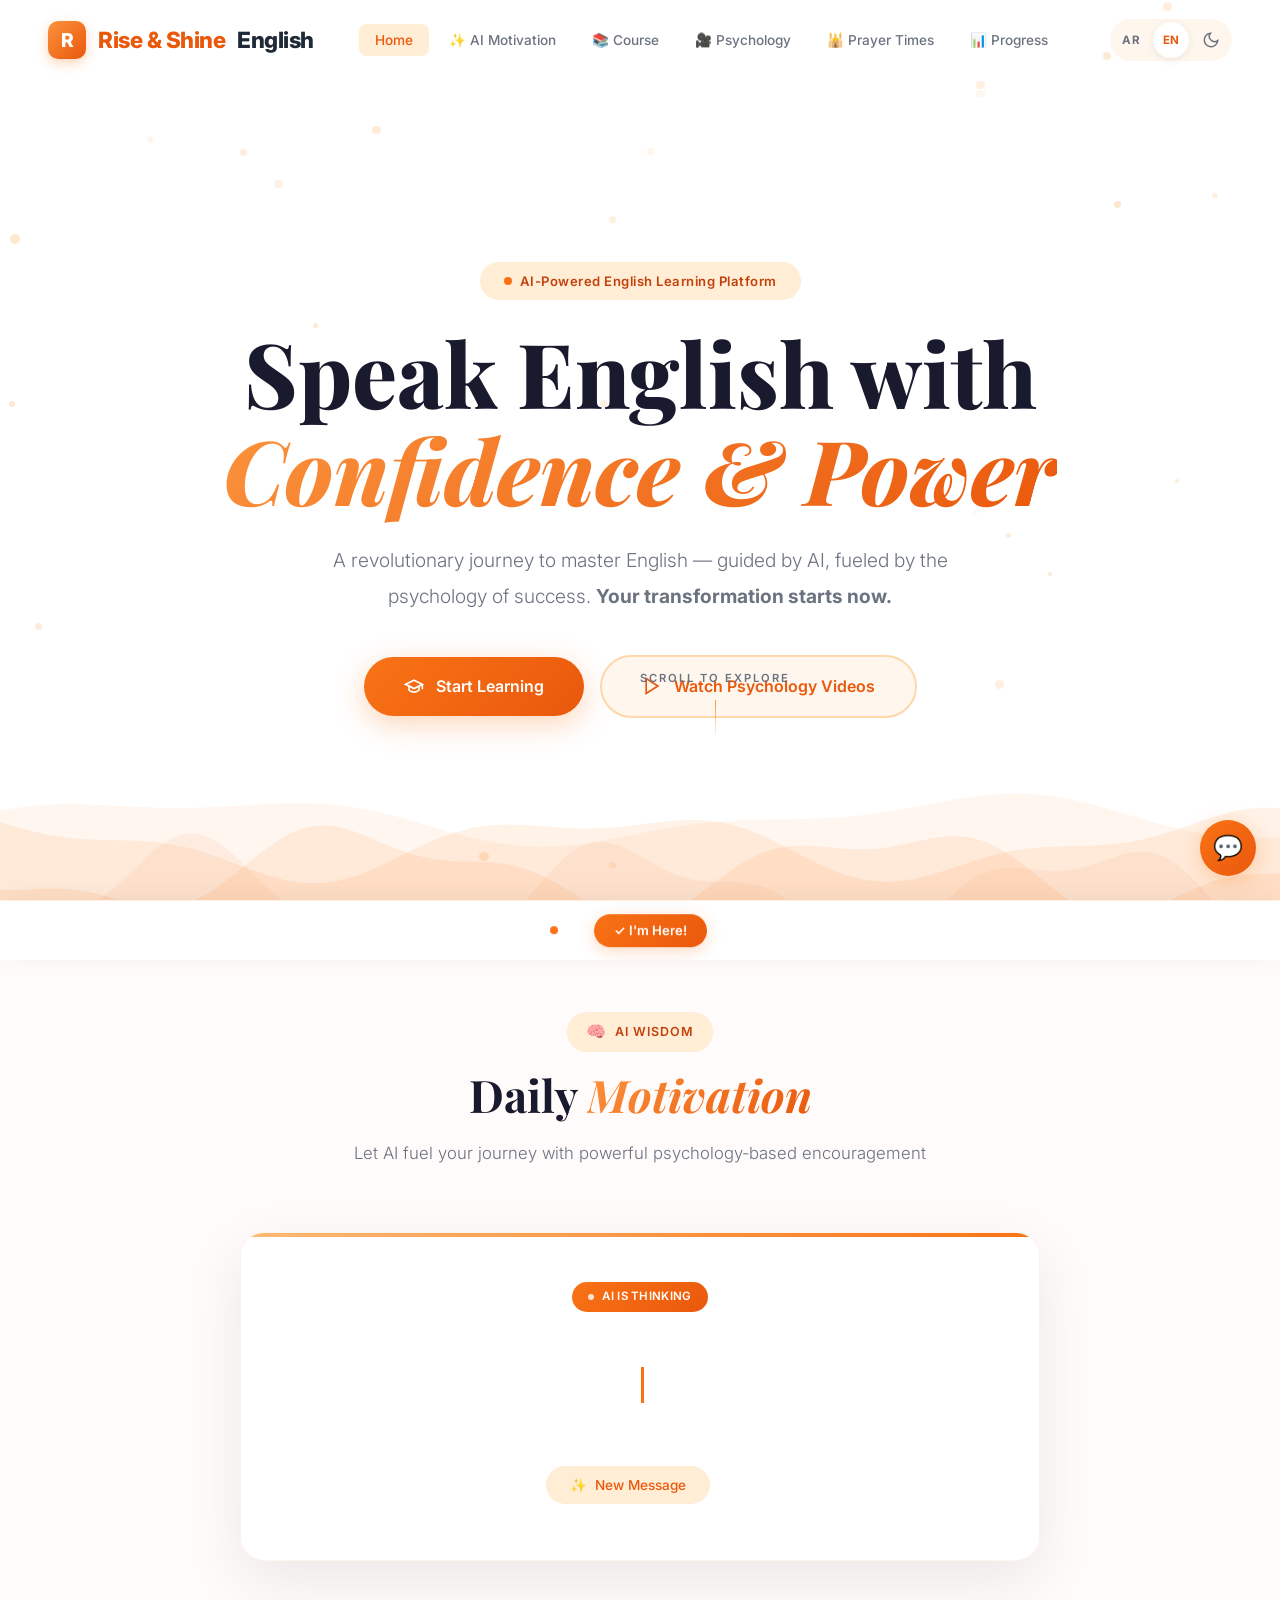
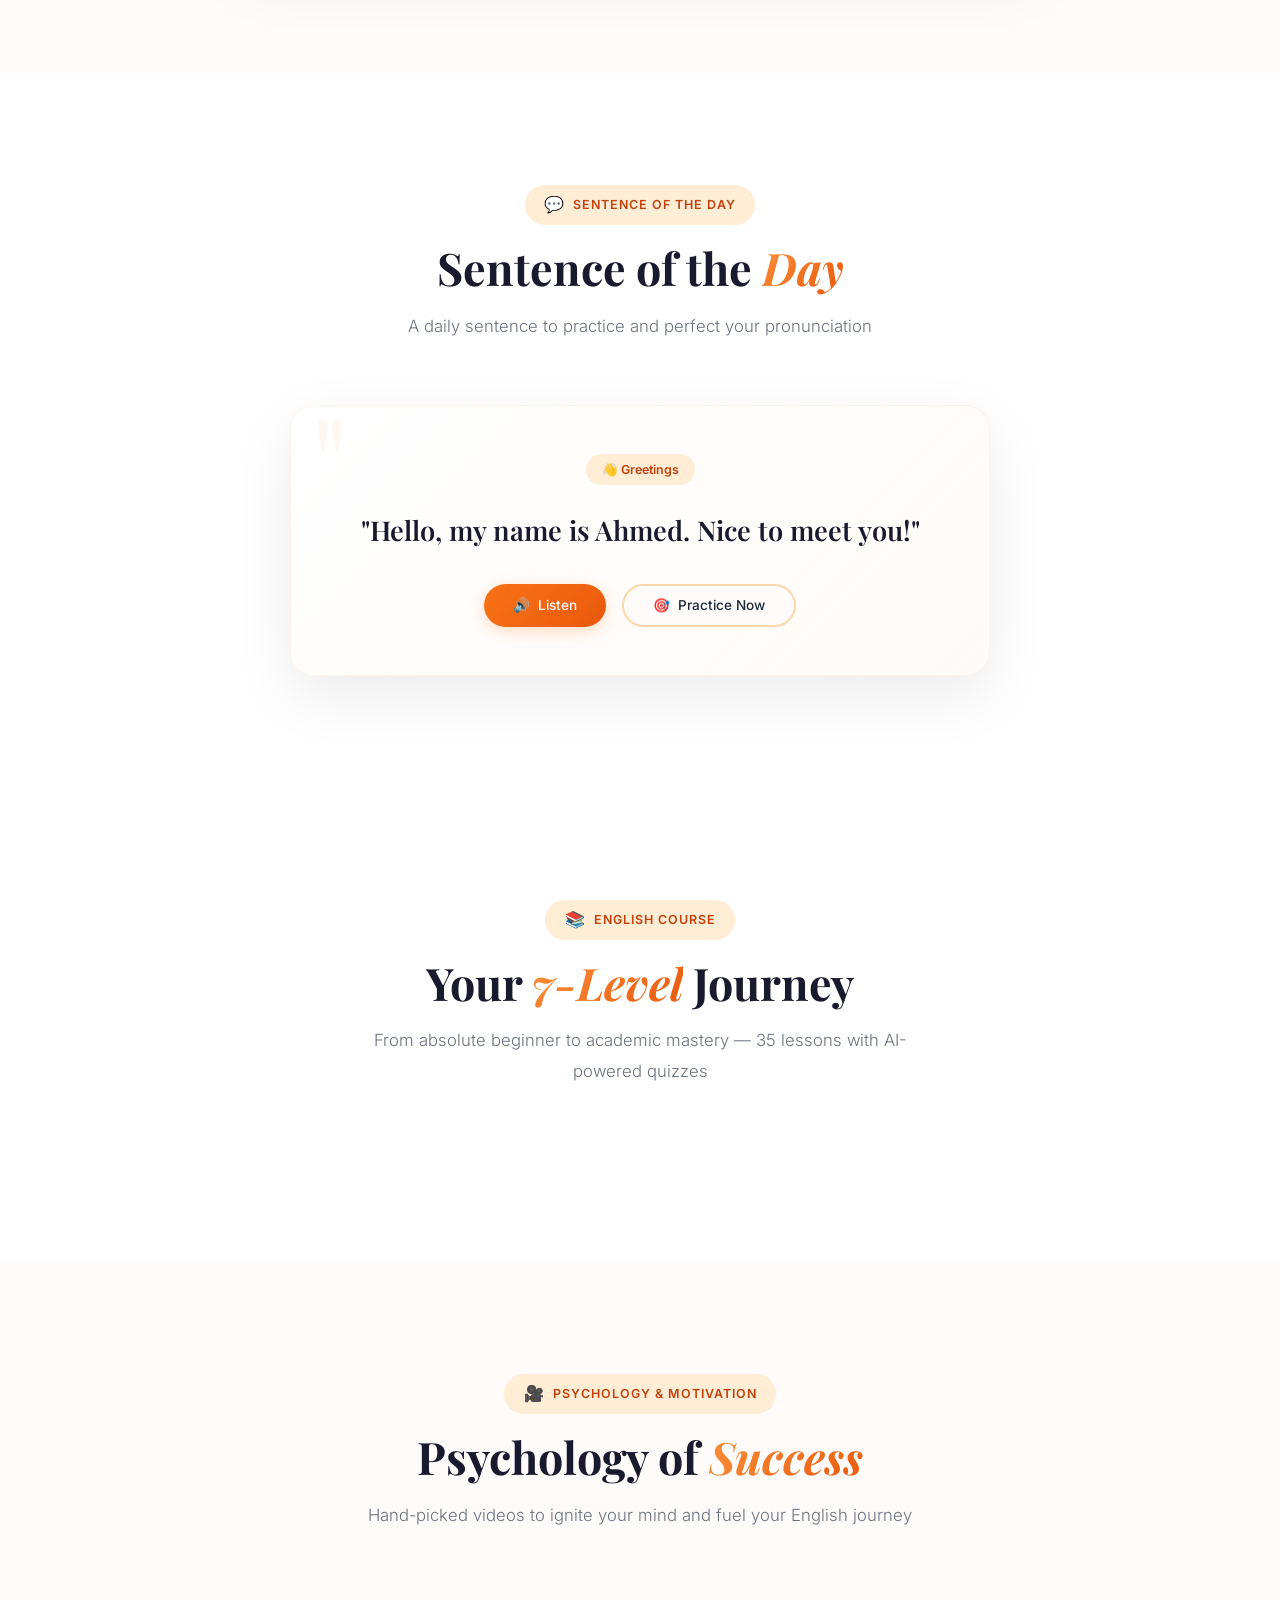
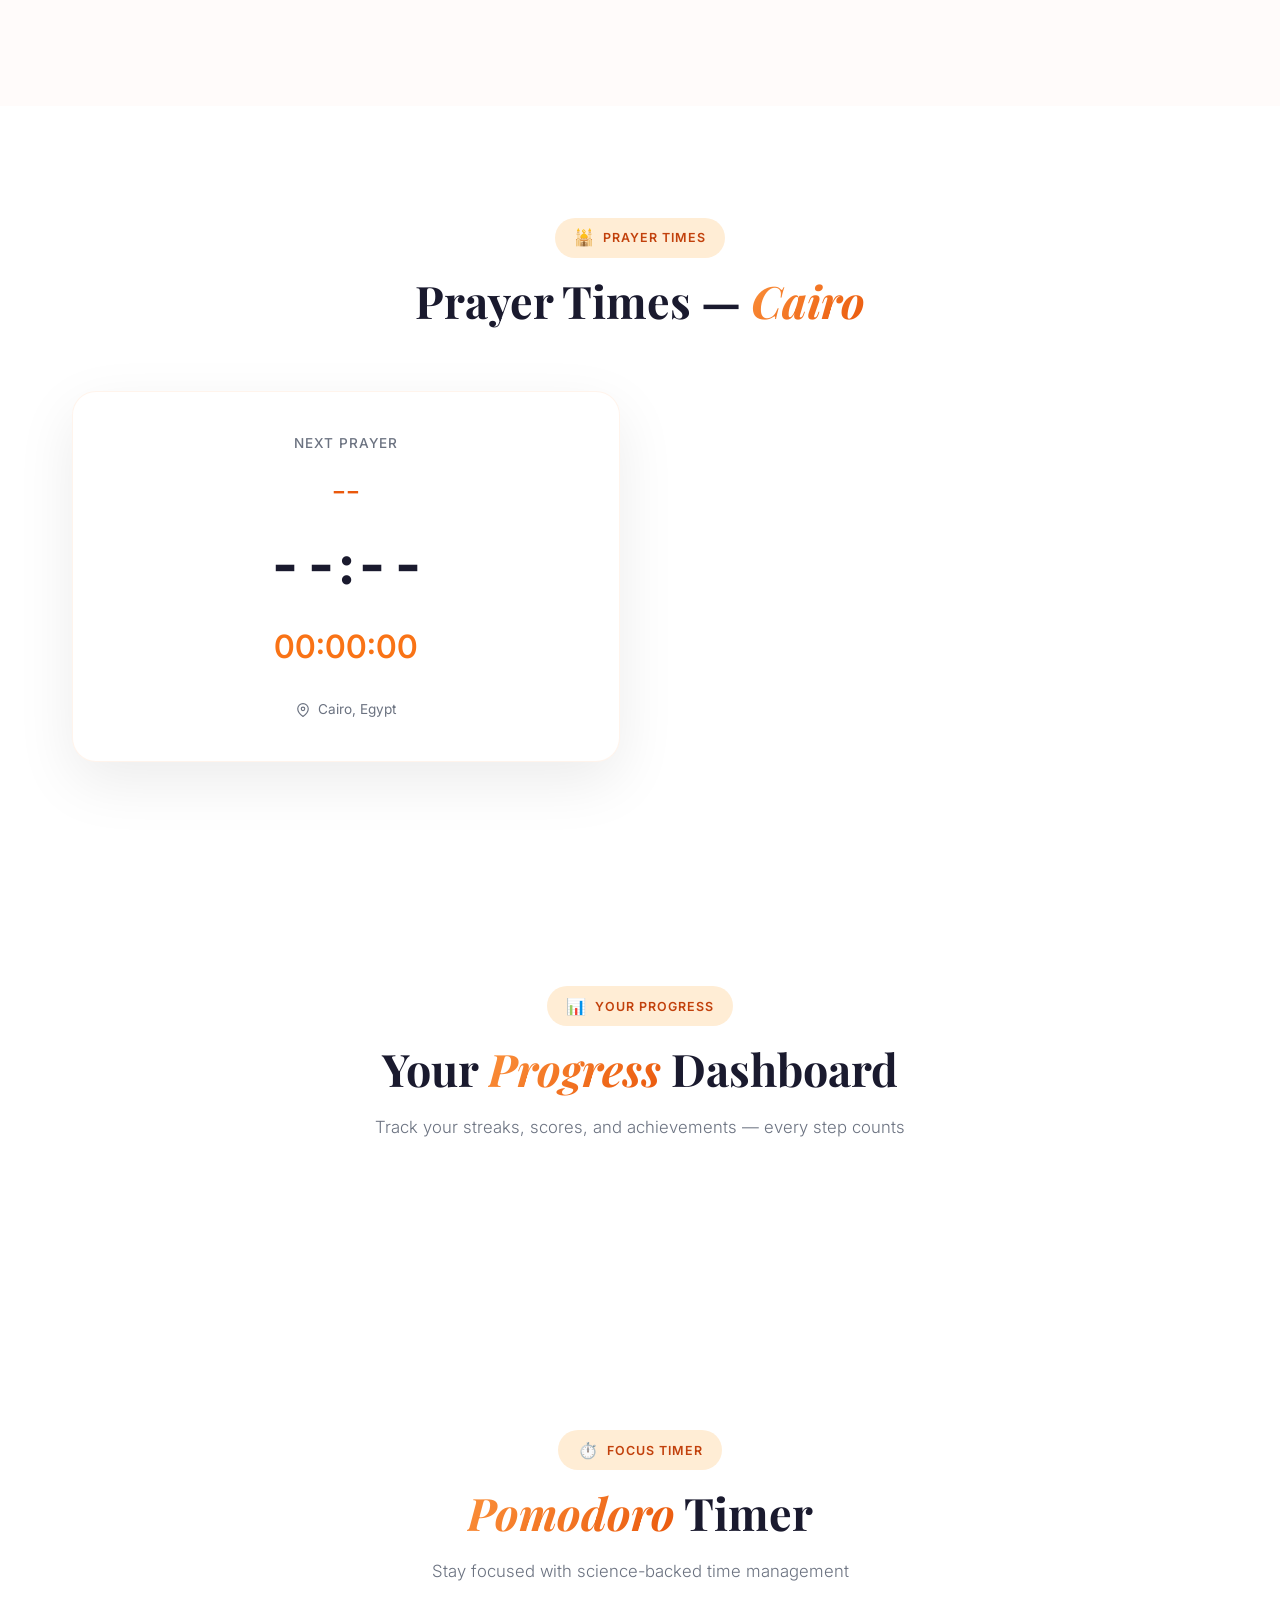
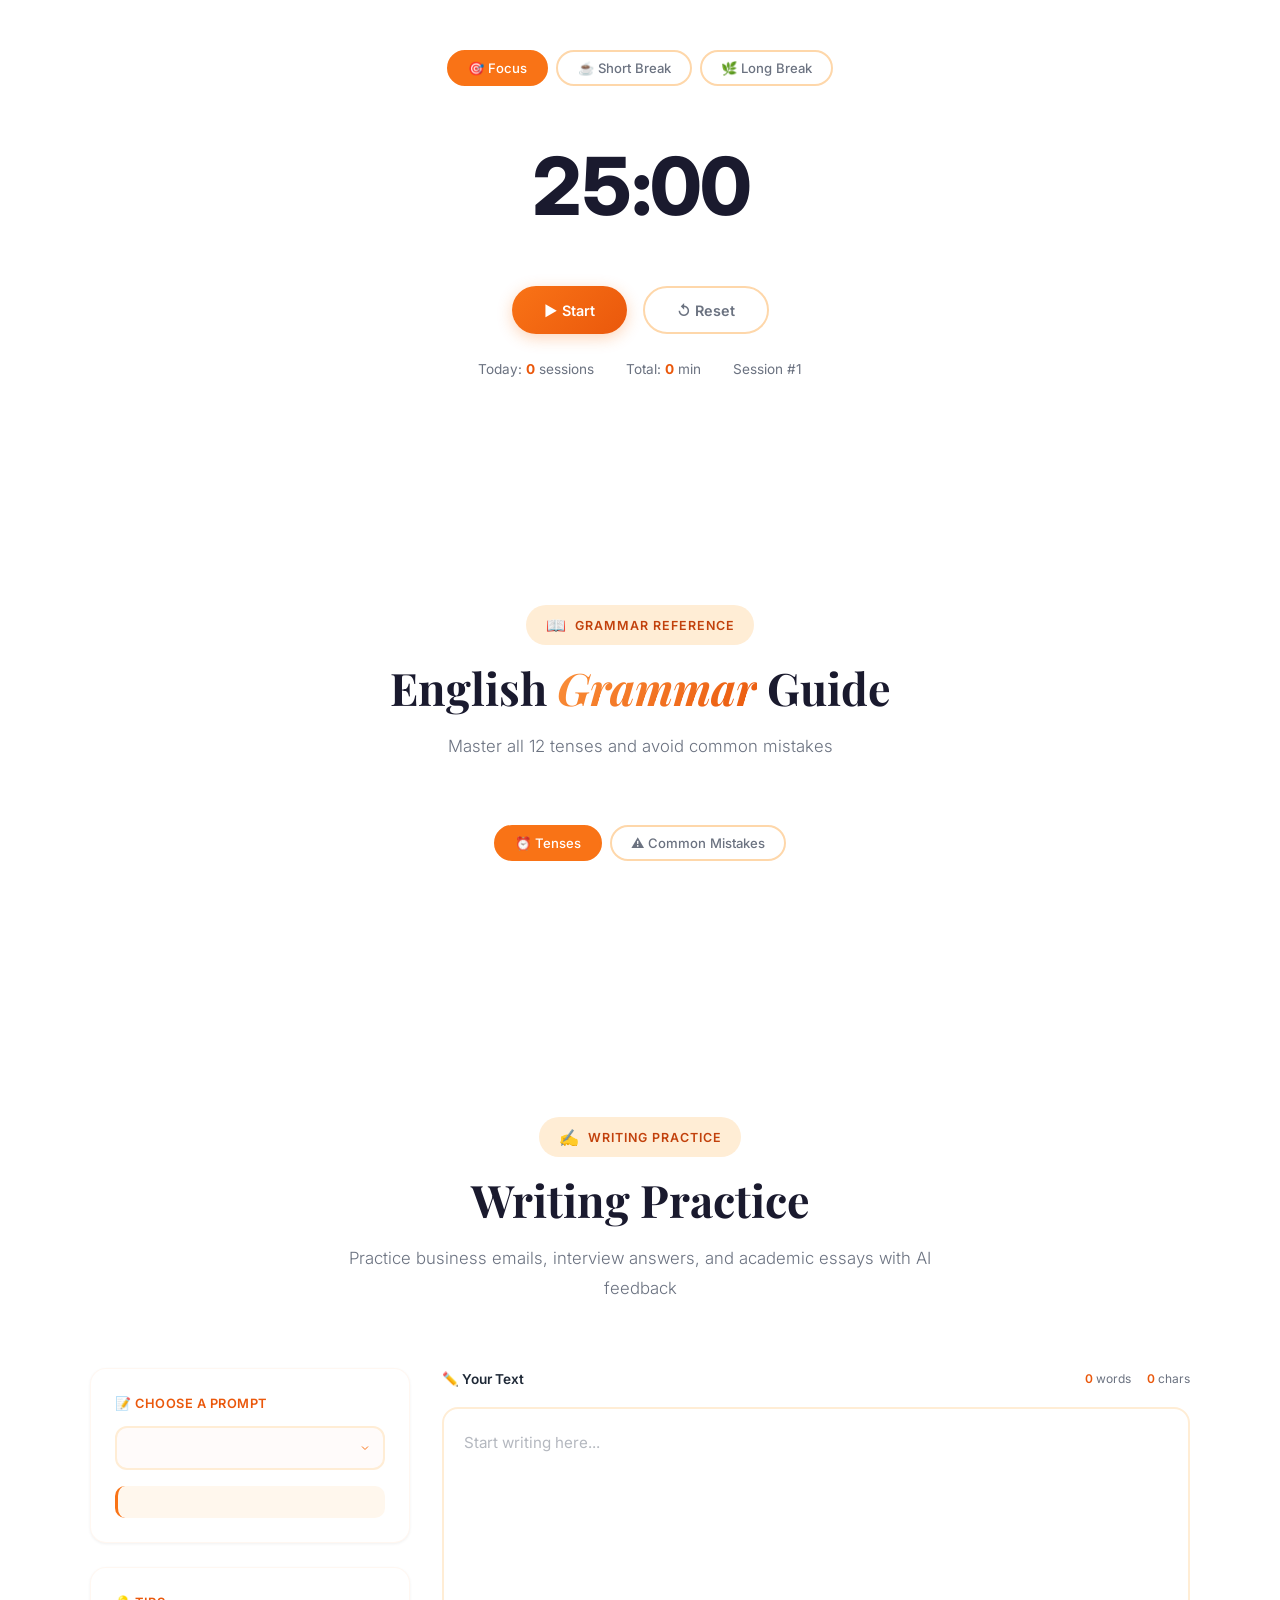
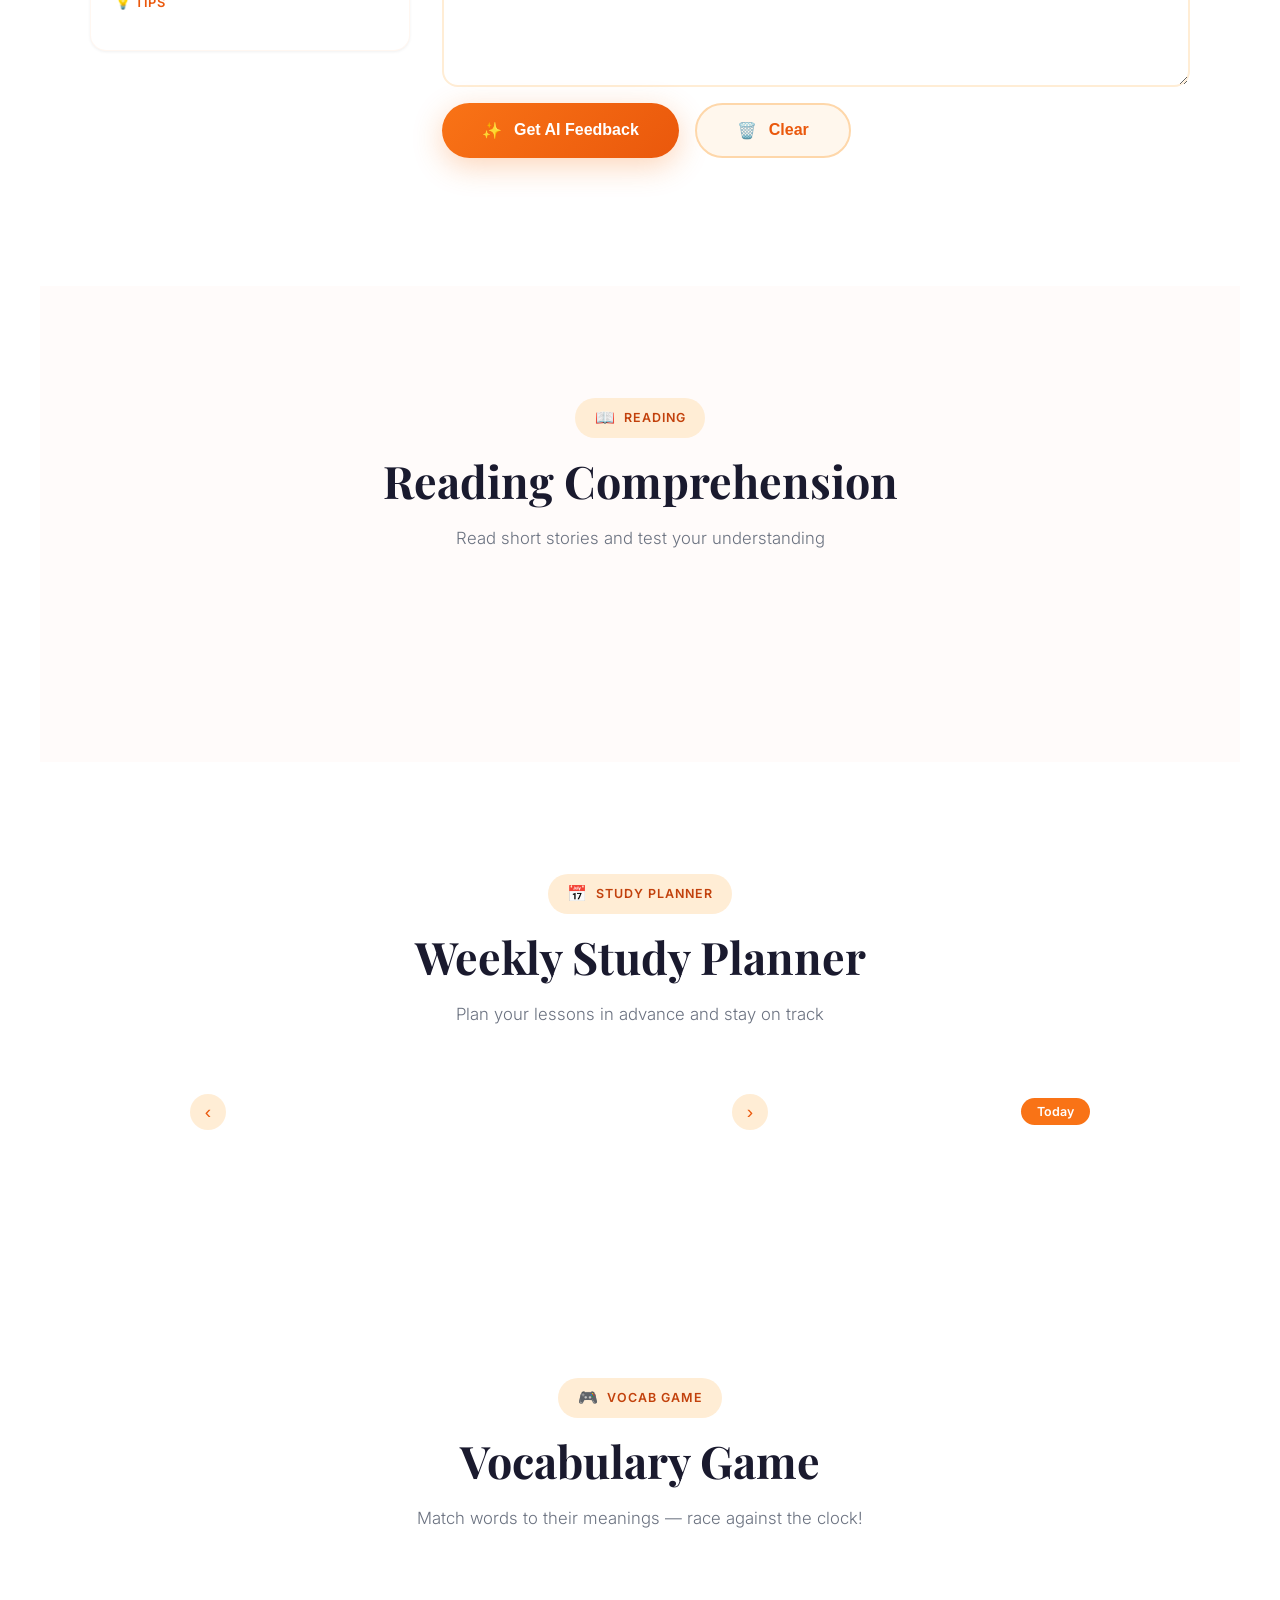
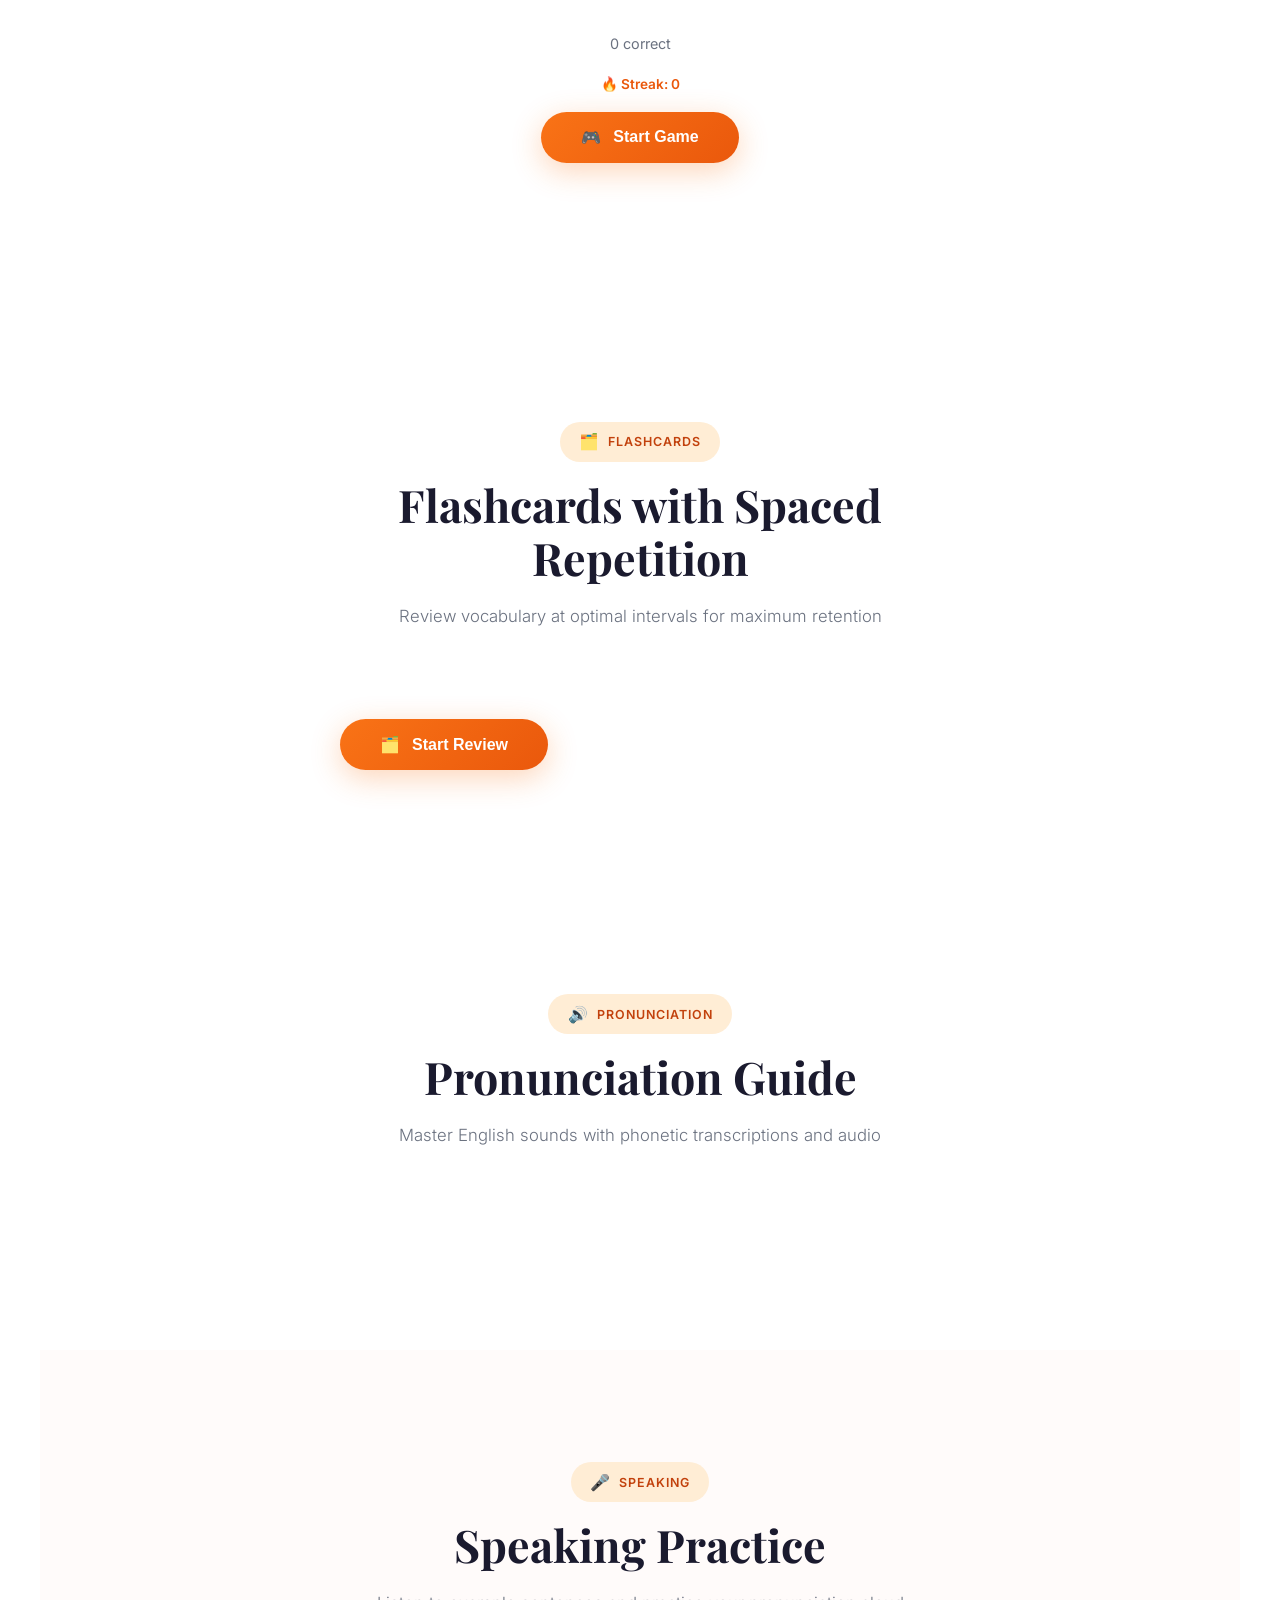
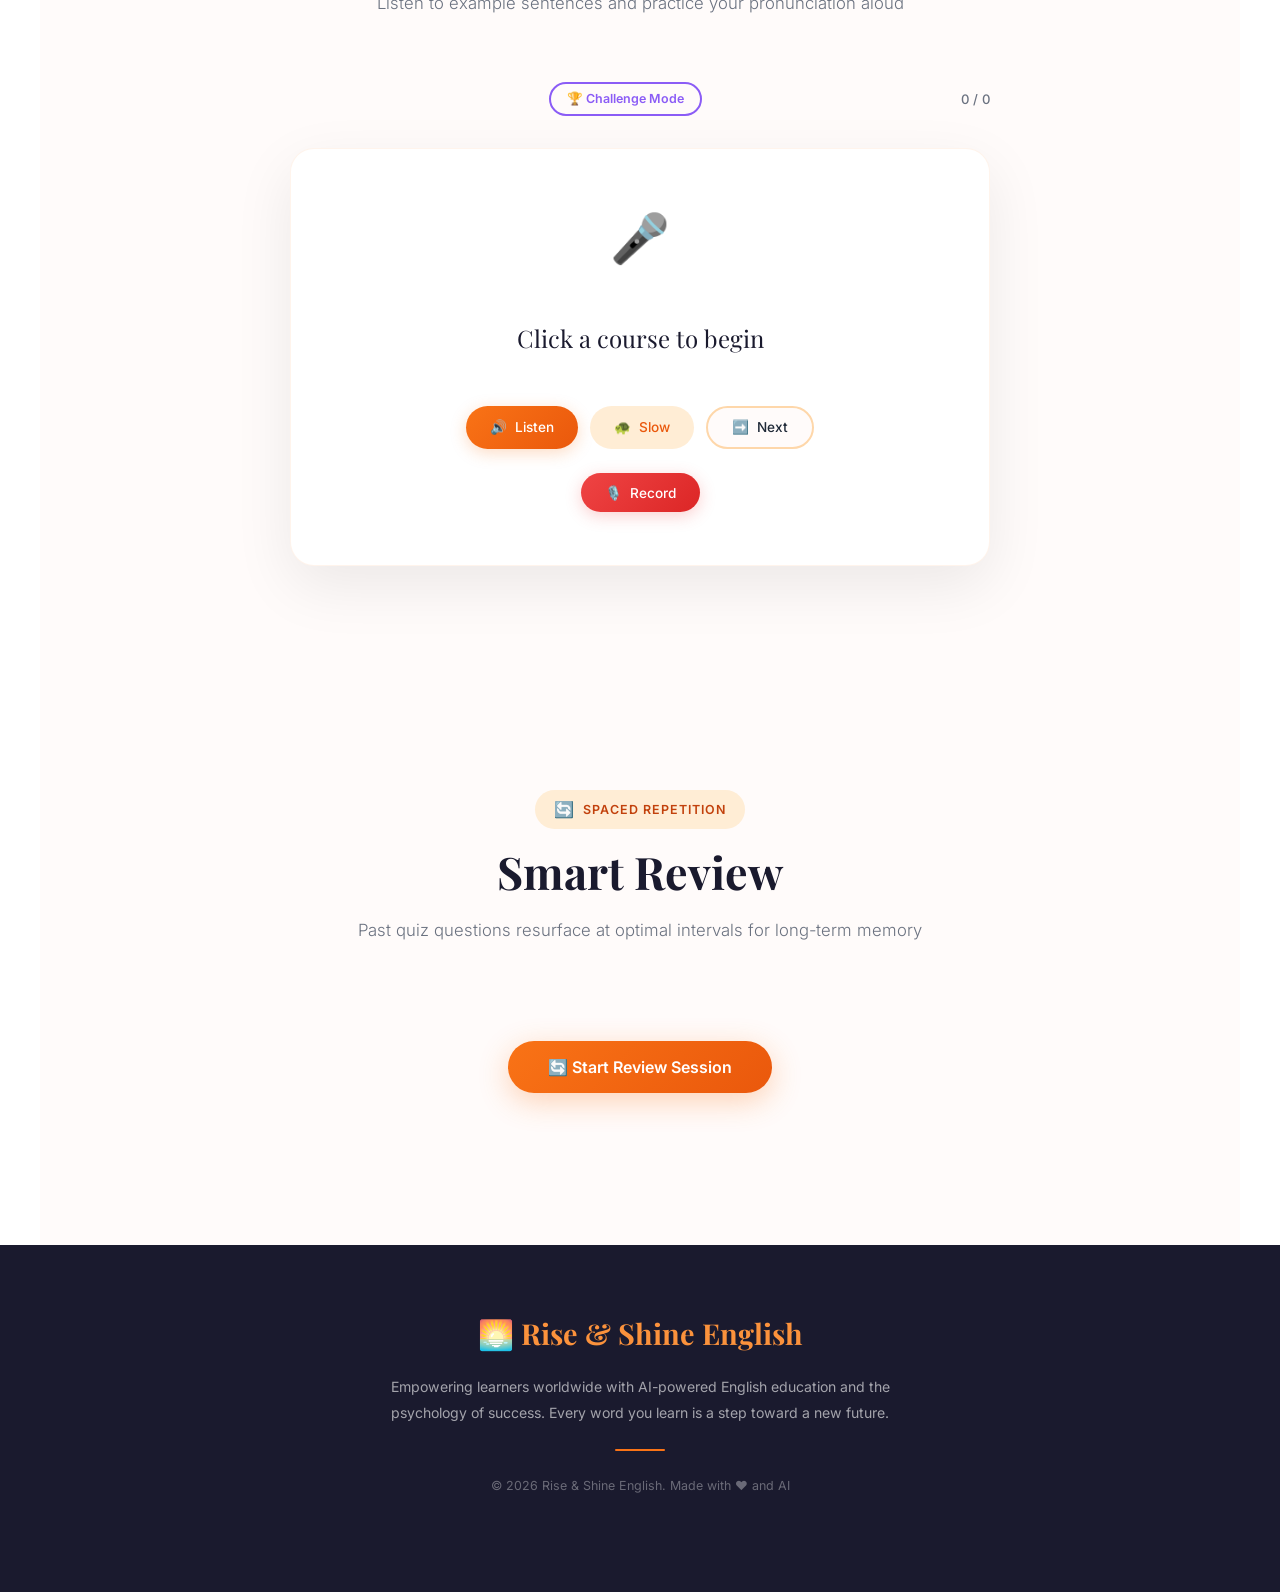
<file: index.html>
<!DOCTYPE html>
<html lang="en">
<head>
    <meta charset="UTF-8">
    <meta name="viewport" content="width=device-width, initial-scale=1.0">
    <title>Rise & Shine English — Master English with AI & Motivation</title>
    <link href="https://fonts.googleapis.com/css2?family=Playfair+Display:wght@400;600;700;800&family=Inter:wght@300;400;500;600;700;800&family=Noto+Sans+Arabic:wght@300;400;500;600;700&family=Tajawal:wght@300;400;500;700&display=swap" rel="stylesheet">
    <link rel="stylesheet" href="style.css">
</head>
<body>

    <!-- ===================== NAVIGATION ===================== -->
    <nav class="nav" id="nav">
        <a href="#" class="nav-logo"><div class="nav-logo-icon">R</div>Rise &amp; Shine <span>English</span></a>
        <ul class="nav-links" id="navLinks">
            <li><a href="#home" class="active" data-en="Home" data-ar="الرئيسية">Home</a></li>
            <li><a href="#motivation" data-en="✨ AI Motivation" data-ar="✨ تحفيز ذكي">✨ AI Motivation</a></li>
            <li><a href="#course" data-en="📚 Course" data-ar="📚 الدورة">📚 Course</a></li>
            <li><a href="#videos" data-en="🎥 Psychology" data-ar="🎥 علم النفس">🎥 Psychology</a></li>
            <li><a href="#prayer" data-en="🕌 Prayer Times" data-ar="🕌 مواقيت الصلاة">🕌 Prayer Times</a></li>
            <li><a href="#dashboard" data-en="📊 Progress" data-ar="📊 التقدم">📊 Progress</a></li>
        </ul>
        <div class="toggle-btn-group">
            <button class="toggle-btn lang-btn" id="langArBtn" title="العربية">AR</button>
            <button class="toggle-btn lang-btn active" id="langEnBtn" title="English">EN</button>
            <button class="toggle-btn" id="darkModeToggle" aria-label="Toggle dark mode">
                <svg class="moon-icon" viewBox="0 0 24 24" fill="none" stroke="currentColor" stroke-width="2"><path d="M21 12.79A9 9 0 1 1 11.21 3 7 7 0 0 0 21 12.79z"/></svg>
                <svg class="sun-icon" viewBox="0 0 24 24" fill="none" stroke="currentColor" stroke-width="2"><circle cx="12" cy="12" r="5"/><line x1="12" y1="1" x2="12" y2="3"/><line x1="12" y1="21" x2="12" y2="23"/><line x1="4.22" y1="4.22" x2="5.64" y2="5.64"/><line x1="18.36" y1="18.36" x2="19.78" y2="19.78"/><line x1="1" y1="12" x2="3" y2="12"/><line x1="21" y1="12" x2="23" y2="12"/><line x1="4.22" y1="19.78" x2="5.64" y2="18.36"/><line x1="18.36" y1="5.64" x2="19.78" y2="4.22"/></svg>
            </button>
        </div>
        <button class="mobile-menu-btn" id="mobileMenuBtn" aria-label="Menu"><span></span><span></span><span></span></button>
    </nav>

    <!-- ===================== HERO ===================== -->
    <section class="hero" id="home">
        <div class="hero-particles" id="heroParticles"></div>
        <canvas id="heroWaveCanvas"></canvas>
        <div class="hero-content">
            <div class="hero-badge"><span class="hero-badge-dot"></span><span data-en="AI-Powered English Learning Platform" data-ar="منصة تعلم الإنجليزية بالذكاء الاصطناعي">AI-Powered English Learning Platform</span></div>
            <h1 class="hero-title" data-en="Speak English with<br> <em>Confidence & Power</em>" data-ar="تحدث الإنجليزية<br> <em>بثقة وقوة</em>">Speak English with<br> <em>Confidence & Power</em></h1>
            <p class="hero-subtitle" data-en="A revolutionary journey to master English — guided by AI, fueled by the psychology of success. <strong>Your transformation starts now.</strong>" data-ar="رحلة ثورية لإتقان الإنجليزية — بتوجيه من الذكاء الاصطناعي، مدعومة بعلم نفس النجاح. <strong>تحولك يبدأ الآن.</strong>">A revolutionary journey to master English — guided by AI, fueled by the psychology of success. <strong>Your transformation starts now.</strong></p>
            <div class="hero-actions">
                <a href="#course" class="btn-primary"><svg width="20" height="20" viewBox="0 0 24 24" fill="none" stroke="currentColor" stroke-width="2"><path d="M22 10v6M2 10l10-5 10 5-10 5z"/><path d="M6 12v5c3 3 9 3 12 0v-5"/></svg> <span data-en="Start Learning" data-ar="ابدأ التعلم">Start Learning</span></a>
                <a href="#videos" class="btn-secondary"><svg width="20" height="20" viewBox="0 0 24 24" fill="none" stroke="currentColor" stroke-width="2"><polygon points="5 3 19 12 5 21 5 3"/></svg> <span data-en="Watch Psychology Videos" data-ar="شاهد فيديوهات تحفيزية">Watch Psychology Videos</span></a>
            </div>
        </div>
        <div class="hero-scroll"><span data-en="Scroll to explore" data-ar="اسحب لاستكشاف">Scroll to explore</span><div class="scroll-line"></div></div>
    </section>

    <!-- ===================== AI MOTIVATION MESSAGES ===================== -->
    <section class="ai-messages" id="motivation">
        <div class="ai-messages-inner">
            <div class="section-header">
                <span class="section-tag"><span class="section-tag-emoji">🧠</span> <span data-en="AI WISDOM" data-ar="حكمة الذكاء الاصطناعي">AI WISDOM</span></span>
                <h2 class="section-title" data-en="Daily <em>Motivation</em>" data-ar="تحفيز <em>يومي</em>">Daily <em>Motivation</em></h2>
                <p class="section-subtitle" data-en="Let AI fuel your journey with powerful psychology-based encouragement" data-ar="دع الذكاء الاصطناعي يغذي رحلتك بتشجيع قائم على علم النفس">Let AI fuel your journey with powerful psychology-based encouragement</p>
            </div>
            <div class="ai-message-display">
                <div class="ai-message-badge"><span class="ai-message-badge-dot"></span><span data-en="AI IS THINKING" data-ar="AI يفكر">AI IS THINKING</span></div>
                <div class="ai-message-text" id="aiMessageText"><span class="typing-cursor"></span></div>
                <div class="ai-message-controls">
                    <button class="ai-message-btn" id="aiNewMsgBtn">✨ <span data-en="New Message" data-ar="رسالة جديدة">New Message</span></button>
                    <span class="ai-message-counter" id="aiMsgCounter"></span>
                </div>
            </div>
        </div>
    </section>

    <!-- ===================== SENTENCE OF THE DAY ===================== -->
    <section class="sotd-section" id="sotd">
        <div class="sotd-inner">
            <div class="section-header">
                <span class="section-tag"><span class="section-tag-emoji">💬</span> <span data-en="SENTENCE OF THE DAY" data-ar="جملة اليوم">SENTENCE OF THE DAY</span></span>
                <h2 class="section-title" data-en="Sentence of the <em>Day</em>" data-ar="جملة <em>اليوم</em>">Sentence of the <em>Day</em></h2>
                <p class="section-subtitle" data-en="A daily sentence to practice and perfect your pronunciation" data-ar="جملة يومية للتمرين وتحسين نطقك">A daily sentence to practice and perfect your pronunciation</p>
            </div>
            <div class="sotd-card">
                <div class="sotd-badge" id="sotdCourseBadge">👋 Greetings</div>
                <div class="sotd-sentence" id="sotdSentence">"Hello, my name is Ahmed. Nice to meet you!"</div>
                <div class="sotd-actions">
                    <button class="sotd-btn sotd-btn-listen" id="sotdListenBtn">🔊 <span data-en="Listen" data-ar="استمع">Listen</span></button>
                    <button class="sotd-btn sotd-btn-practice" id="sotdPracticeBtn">🎯 <span data-en="Practice Now" data-ar="تمرن الآن">Practice Now</span></button>
                </div>
            </div>
        </div>
    </section>

    <!-- ===================== COURSE ===================== -->
    <section class="section" id="course">
        <div class="section-header">
            <span class="section-tag"><span class="section-tag-emoji">📚</span> <span data-en="ENGLISH COURSE" data-ar="دورة الإنجليزية">ENGLISH COURSE</span></span>
            <h2 class="section-title" data-en="Your <em>7-Level</em> Journey" data-ar="رحلتك المكونة من <em>7 مستويات</em>">Your <em>7-Level</em> Journey</h2>
            <p class="section-subtitle" data-en="From absolute beginner to academic mastery — 35 lessons with AI-powered quizzes" data-ar="من المبتدئ المطلق إلى الإتقان الأكاديمي — 35 درسًا مع اختبارات بالذكاء الاصطناعي">From absolute beginner to academic mastery — 35 lessons with AI-powered quizzes</p>
        </div>
        <div class="course-grid" id="courseGrid"></div>
    </section>

    <!-- ===================== PSYCHOLOGY VIDEOS ===================== -->
    <section class="psych-videos" id="videos">
        <div class="psych-videos-inner">
            <div class="section-header">
                <span class="section-tag"><span class="section-tag-emoji">🎥</span> <span data-en="PSYCHOLOGY & MOTIVATION" data-ar="علم النفس والتحفيز">PSYCHOLOGY & MOTIVATION</span></span>
                <h2 class="section-title" data-en="Psychology of <em>Success</em>" data-ar="علم نفس <em>النجاح</em>">Psychology of <em>Success</em></h2>
                <p class="section-subtitle" data-en="Hand-picked videos to ignite your mind and fuel your English journey" data-ar="فيديوهات مختارة لإشعال عقلك وتغذية رحلتك في الإنجليزية">Hand-picked videos to ignite your mind and fuel your English journey</p>
            </div>
            <div class="videos-grid" id="videosGrid"></div>
        </div>
    </section>

    <!-- ===================== PRAYER TIMES ===================== -->
    <section class="prayer-section" id="prayer">
        <div class="section-header">
            <span class="section-tag"><span class="section-tag-emoji">🕌</span> <span data-en="PRAYER TIMES" data-ar="مواقيت الصلاة">PRAYER TIMES</span></span>
            <h2 class="section-title" data-en="Prayer Times — <em>Cairo</em>" data-ar="مواقيت الصلاة — <em>القاهرة</em>">Prayer Times — <em>Cairo</em></h2>
        </div>
        <div class="prayer-date" id="prayerDate"></div>
        <div class="prayer-date" id="prayerHijriDate" style="font-size:0.82rem;"></div>
        <div class="prayer-container">
            <div class="prayer-countdown-card">
                <div class="prayer-countdown-label" data-en="Next Prayer" data-ar="الصلاة القادمة">Next Prayer</div>
                <div class="prayer-next-name" id="prayerNextName">--</div>
                <div class="prayer-time-display" id="prayerNextTime">--:--</div>
                <div class="prayer-countdown" id="prayerCountdown">00:00:00</div>
                <div class="prayer-location"><svg width="14" height="14" viewBox="0 0 24 24" fill="none" stroke="currentColor" stroke-width="2"><path d="M21 10c0 7-9 13-9 13s-9-6-9-13a9 9 0 0 1 18 0z"/><circle cx="12" cy="10" r="3"/></svg> <span data-en="Cairo, Egypt" data-ar="القاهرة، مصر">Cairo, Egypt</span></div>
            </div>
            <div class="prayer-times-grid" id="prayerTimesGrid"></div>
        </div>
    </section>

    <!-- ===================== DASHBOARD ===================== -->
    <section class="dashboard-section" id="dashboard">
        <div class="dashboard-inner">
            <div class="section-header">
                <span class="section-tag"><span class="section-tag-emoji">📊</span> <span data-en="YOUR PROGRESS" data-ar="تقدمك">YOUR PROGRESS</span></span>
                <h2 class="section-title" data-en="Your <em>Progress</em> Dashboard" data-ar="لوحة <em>التقدم</em> الخاصة بك">Your <em>Progress</em> Dashboard</h2>
                <p class="section-subtitle" data-en="Track your streaks, scores, and achievements — every step counts" data-ar="تتبع تقدمك ونتائجك وإنجازاتك — كل خطوة تحسب">Track your streaks, scores, and achievements — every step counts</p>
            </div>
            <div class="dashboard-grid" id="dashboardGrid"></div>
        </div>
    </section>

    <!-- ===================== POMODORO TIMER ===================== -->
    <section class="pomodoro-section" id="pomodoro">
        <div class="pomodoro-inner">
            <div class="section-header">
                <span class="section-tag"><span class="section-tag-emoji">⏱️</span> <span data-en="FOCUS TIMER" data-ar="مؤقت التركيز">FOCUS TIMER</span></span>
                <h2 class="section-title" data-en="<em>Pomodoro</em> Timer" data-ar="مؤقت <em>بومودورو</em>"><em>Pomodoro</em> Timer</h2>
                <p class="section-subtitle" data-en="Stay focused with science-backed time management" data-ar="حافظ على تركيزك بإدارة وقت مدعومة علميًا">Stay focused with science-backed time management</p>
            </div>
            <div class="pomodoro-phase" id="pomodoroPhase"></div>
            <div class="pomodoro-mode-select" id="pomodoroModeSelect">
                <button class="pomodoro-mode-btn active" data-min="25" data-mode="focus">🎯 Focus</button>
                <button class="pomodoro-mode-btn" data-min="5" data-mode="short">☕ Short Break</button>
                <button class="pomodoro-mode-btn" data-min="15" data-mode="long">🌿 Long Break</button>
            </div>
            <div class="pomodoro-display">
                <div class="pomodoro-time" id="pomodoroTime">25:00</div>
            </div>
            <div class="pomodoro-controls">
                <button class="pomodoro-btn pomodoro-btn-start" id="pomodoroStartBtn">▶ Start</button>
                <button class="pomodoro-btn pomodoro-btn-pause" id="pomodoroPauseBtn" style="display:none;">⏸ Pause</button>
                <button class="pomodoro-btn pomodoro-btn-reset" id="pomodoroResetBtn">↺ Reset</button>
            </div>
            <div class="pomodoro-stats">
                <span data-en="Today: <strong id='pomodoroTodayCount'>0</strong> sessions" data-ar="اليوم: <strong id='pomodoroTodayCount'>0</strong> جلسات">Today: <strong id="pomodoroTodayCount">0</strong> sessions</span>
                <span data-en="Total: <strong id='pomodoroTotalMin'>0</strong> min" data-ar="الإجمالي: <strong id='pomodoroTotalMin'>0</strong> دقيقة">Total: <strong id="pomodoroTotalMin">0</strong> min</span>
                <span id="pomodoroCount" data-en="Session #1" data-ar="الجلسة #1">Session #1</span>
            </div>
        </div>
    </section>

    <!-- ===================== GRAMMAR REFERENCE ===================== -->
    <section class="grammar-section" id="grammar">
        <div class="grammar-inner">
            <div class="section-header">
                <span class="section-tag"><span class="section-tag-emoji">📖</span> <span data-en="GRAMMAR REFERENCE" data-ar="مرجع القواعد">GRAMMAR REFERENCE</span></span>
                <h2 class="section-title" data-en="English <em>Grammar</em> Guide" data-ar="دليل <em>قواعد</em> الإنجليزية">English <em>Grammar</em> Guide</h2>
                <p class="section-subtitle" data-en="Master all 12 tenses and avoid common mistakes" data-ar="أتقن جميع الأزمنة الـ 12 وتجنب الأخطاء الشائعة">Master all 12 tenses and avoid common mistakes</p>
            </div>
            <div class="grammar-tabs" id="grammarTabs">
                <button class="grammar-tab active" data-tab="tenses" data-en="⏰ Tenses" data-ar="⏰ الأزمنة">⏰ Tenses</button>
                <button class="grammar-tab" data-tab="mistakes" data-en="⚠️ Common Mistakes" data-ar="⚠️ الأخطاء الشائعة">⚠️ Common Mistakes</button>
            </div>
            <div class="grammar-grid" id="grammarGrid"></div>
        </div>
    </section>

    <!-- ===================== WRITING PRACTICE ===================== -->
    <section class="writing-section" id="writing">
        <div class="writing-inner">
            <div class="section-header">
                <span class="section-tag"><span class="section-tag-emoji">✍️</span> <span data-en="WRITING PRACTICE" data-ar="تمرين الكتابة">WRITING PRACTICE</span></span>
                <h2 class="section-title" data-en="<em>Writing</em> Practice" data-ar="<em>الكتابة</em>">Writing Practice</h2>
                <p class="section-subtitle" data-en="Practice business emails, interview answers, and academic essays with AI feedback" data-ar="تمرّن على رسائل البريد الإلكتروني ومقابلات العمل والمقالات الأكاديمية مع ملاحظات الذكاء الاصطناعي">Practice business emails, interview answers, and academic essays with AI feedback</p>
            </div>
            <div class="writing-layout">
                <div class="writing-sidebar">
                    <div class="writing-prompt-box">
                        <div class="writing-prompt-label" data-en="📝 Choose a Prompt" data-ar="📝 اختر موضوعًا">📝 Choose a Prompt</div>
                        <select class="writing-select" id="writingPromptSelect"></select>
                        <div class="writing-prompt-text" id="writingPromptText"></div>
                    </div>
                    <div class="writing-tips-box">
                        <div class="writing-prompt-label" data-en="💡 Tips" data-ar="💡 نصائح">💡 Tips</div>
                        <ul class="writing-tips-list" id="writingTipsList"></ul>
                    </div>
                </div>
                <div class="writing-main">
                    <div class="writing-toolbar">
                        <span class="writing-toolbar-label" data-en="✏️ Your Text" data-ar="✏️ نصك">✏️ Your Text</span>
                        <div class="writing-stats">
                            <span><strong id="writingWordCount">0</strong> <span data-en="words" data-ar="كلمات">words</span></span>
                            <span><strong id="writingCharCount">0</strong> <span data-en="chars" data-ar="حرف">chars</span></span>
                        </div>
                    </div>
                    <textarea class="writing-editor" id="writingEditor" placeholder="Start writing here..." data-en-placeholder="Start writing here..." data-ar-placeholder="ابدأ الكتابة هنا..."></textarea>
                    <div class="writing-actions">
                        <button class="btn-primary" id="writingSubmitBtn">✨ <span data-en="Get AI Feedback" data-ar="احصل على تقييم">Get AI Feedback</span></button>
                        <button class="btn-secondary" id="writingClearBtn">🗑️ <span data-en="Clear" data-ar="مسح">Clear</span></button>
                    </div>
                    <div id="writingFeedbackContainer"></div>
                    <div class="writing-history" id="writingHistoryContainer" style="display:none;">
                        <div class="writing-history-header">
                            <span style="font-weight:600;font-size:0.85rem;color:var(--text);">📈 <span data-en="History" data-ar="السجل">History</span></span>
                            <button class="writing-history-clear" id="writingHistoryClear">🗑️ <span data-en="Clear All" data-ar="مسح الكل">Clear All</span></button>
                        </div>
                        <div class="writing-history-grid" id="writingHistoryGrid"></div>
                    </div>
                </div>
            </div>
        </div>
    </section>

    <!-- ===================== READING COMPREHENSION ===================== -->
    <section class="reading-section" id="reading">
        <div class="reading-inner">
            <div class="section-header">
                <span class="section-tag"><span class="section-tag-emoji">📖</span> <span data-en="READING" data-ar="القراءة">READING</span></span>
                <h2 class="section-title" data-en="Reading <em>Comprehension</em>" data-ar="فهم <em>القراءة</em>">Reading Comprehension</h2>
                <p class="section-subtitle" data-en="Read short stories and test your understanding" data-ar="اقرأ قصصًا قصيرة واختبر فهمك">Read short stories and test your understanding</p>
            </div>
            <div class="reading-story-select" id="readingStorySelect"></div>
            <div id="readingStoryContainer"></div>
        </div>
    </section>

    <!-- ===================== PLANNER ===================== -->
    <section class="planner-section" id="planner">
        <div class="planner-inner">
            <div class="section-header">
                <span class="section-tag"><span class="section-tag-emoji">📅</span> <span data-en="STUDY PLANNER" data-ar="مخطط الدراسة">STUDY PLANNER</span></span>
                <h2 class="section-title" data-en="Weekly <em>Study</em> Planner" data-ar="<em>مخطط</em> الدراسة الأسبوعي">Weekly Study Planner</h2>
                <p class="section-subtitle" data-en="Plan your lessons in advance and stay on track" data-ar="خطط لدروسك مسبقًا وابق على المسار الصحيح">Plan your lessons in advance and stay on track</p>
            </div>
            <div class="planner-header">
                <button class="planner-nav-btn" id="plannerPrev">‹</button>
                <span id="plannerMonthYear" style="font-weight:600;color:var(--dark);"></span>
                <button class="planner-nav-btn" id="plannerNext">›</button>
                <button class="planner-today-btn" id="plannerToday">Today</button>
            </div>
            <div class="planner-grid" id="plannerGrid"></div>
        </div>
    </section>

    <!-- ===================== VOCABULARY GAME ===================== -->
    <section class="vocab-section" id="vocab">
        <div class="vocab-inner">
            <div class="section-header">
                <span class="section-tag"><span class="section-tag-emoji">🎮</span> <span data-en="VOCAB GAME" data-ar="لعبة المفردات">VOCAB GAME</span></span>
                <h2 class="section-title" data-en="Vocabulary <em>Game</em>" data-ar="<em>لعبة</em> المفردات">Vocabulary Game</h2>
                <p class="section-subtitle" data-en="Match words to their meanings — race against the clock!" data-ar="طابق الكلمات مع معانيها — تسابق مع الزمن!">Match words to their meanings — race against the clock!</p>
            </div>
            <div class="vocab-question-area" id="vocabQuestionArea">
                <div class="vocab-score" id="vocabScoreDisplay">0 correct</div>
                <div class="vocab-streak" id="vocabStreakDisplay">🔥 Streak: 0</div>
                <button class="btn-primary" id="vocabStartBtn">🎮 <span data-en="Start Game" data-ar="ابدأ اللعبة">Start Game</span></button>
            </div>
        </div>
    </section>

    <!-- ===================== FLASHCARDS ===================== -->
    <section class="fc-section" id="fc">
        <div class="fc-inner">
            <div class="section-header">
                <span class="section-tag"><span class="section-tag-emoji">🗂️</span> <span data-en="FLASHCARDS" data-ar="البطاقات التعليمية">FLASHCARDS</span></span>
                <h2 class="section-title" data-en="<em>Flashcards</em> with Spaced Repetition" data-ar="<em>البطاقات التعليمية</em> مع التكرار المتباعد">Flashcards with Spaced Repetition</h2>
                <p class="section-subtitle" data-en="Review vocabulary at optimal intervals for maximum retention" data-ar="راجع المفردات في فترات مثالية لأقصى استبقاء">Review vocabulary at optimal intervals for maximum retention</p>
            </div>
            <div class="fc-stats" id="fcStats"></div>
            <div id="fcReviewArea">
                <button class="btn-primary" id="fcStartBtn">🗂️ <span data-en="Start Review" data-ar="ابدأ المراجعة">Start Review</span></button>
            </div>
        </div>
    </section>

    <!-- ===================== PRONUNCIATION ===================== -->
    <section class="pron-section" id="pron">
        <div class="pron-inner">
            <div class="section-header">
                <span class="section-tag"><span class="section-tag-emoji">🔊</span> <span data-en="PRONUNCIATION" data-ar="النطق">PRONUNCIATION</span></span>
                <h2 class="section-title" data-en="<em>Pronunciation</em> Guide" data-ar="<em>دليل</em> النطق">Pronunciation Guide</h2>
                <p class="section-subtitle" data-en="Master English sounds with phonetic transcriptions and audio" data-ar="أتقن الأصوات الإنجليزية مع النسخ الصوتي والصوتيات">Master English sounds with phonetic transcriptions and audio</p>
            </div>
            <div class="pron-filter" id="pronFilter"></div>
            <div class="pron-grid" id="pronGrid"></div>
        </div>
    </section>

    <!-- ===================== SPEAKING PRACTICE ===================== -->
    <section class="speak-section" id="speak">
        <div class="speak-inner">
            <div class="section-header">
                <span class="section-tag"><span class="section-tag-emoji">🎤</span> <span data-en="SPEAKING" data-ar="التحدث">SPEAKING</span></span>
                <h2 class="section-title" data-en="<em>Speaking</em> Practice" data-ar="<em>تمرين</em> التحدث">Speaking Practice</h2>
                <p class="section-subtitle" data-en="Listen to example sentences and practice your pronunciation aloud" data-ar="استمع إلى جمل نموذجية وتمرن على النطق بصوت عالٍ">Listen to example sentences and practice your pronunciation aloud</p>
            </div>
            <div class="speak-controls">
                <div class="speak-course-select" id="speakCourseSelect"></div>
                <div class="speak-challenge-toggler">
                    <button class="speak-challenge-btn" id="speakChallengeBtn">🏆 <span data-en="Challenge Mode" data-ar="وضع التحدي">Challenge Mode</span></button>
                </div>
                <div class="speak-progress"><span id="speakProgress">0 / 0</span></div>
            </div>
            <div class="speak-challenge-panel" id="speakChallengePanel" style="display:none;">
                <div class="speak-challenge-header">
                    <span class="speak-challenge-badge">🏆</span>
                    <span data-en="Complete challenges to earn pronunciation badges!" data-ar="أكمل التحديات لتربح شارات النطق!">Complete challenges to earn pronunciation badges!</span>
                </div>
                <div class="speak-challenge-progress" id="speakChallengeProgress"></div>
                <button class="speak-challenge-start-btn" id="speakChallengeStartBtn">🎯 <span data-en="New Challenge" data-ar="تحدي جديد">New Challenge</span></button>
            </div>
            <div class="speak-card" id="speakCard">
                <div class="speak-card-icon" id="speakCardIcon">🎤</div>
                <div class="speak-card-sentence" id="speakCardSentence">Click a course to begin</div>
                <div class="speak-card-controls">
                    <button class="speak-btn speak-btn-play" id="speakPlayBtn">🔊 <span data-en="Listen" data-ar="استمع">Listen</span></button>
                    <button class="speak-btn speak-btn-slow" id="speakSlowBtn">🐢 <span data-en="Slow" data-ar="بطيء">Slow</span></button>
                    <button class="speak-btn speak-btn-next" id="speakNextBtn">➡️ <span data-en="Next" data-ar="التالي">Next</span></button>
                </div>
                <div class="speak-record-area">
                    <button class="speak-btn speak-btn-record" id="speakRecordBtn">🎙️ <span data-en="Record" data-ar="تسجيل">Record</span></button>
                    <button class="speak-btn speak-btn-stop" id="speakStopBtn" style="display:none;">⏹️ <span data-en="Stop" data-ar="إيقاف">Stop</span></button>
                    <button class="speak-btn speak-btn-playback" id="speakPlaybackBtn" style="display:none;">▶️ <span data-en="Play Recording" data-ar="تشغيل التسجيل">Play Recording</span></button>
                    <div class="speak-record-indicator" id="speakRecordIndicator" style="display:none;">
                        <div class="speak-record-dot"></div>
                        <span class="speak-record-time" id="speakRecordTime">0:00</span>
                        <div class="speak-record-wave" id="speakRecordWave"></div>
                    </div>
                </div>
                <div class="speak-compare-panel" id="speakComparePanel" style="display:none;">
                    <div class="speak-compare-header"><span class="speak-compare-header-icon">📊</span> <span data-en="Pronunciation Comparison" data-ar="مقارنة النطق">Pronunciation Comparison</span></div>
                    <div class="speak-compare-row">
                        <div class="speak-compare-label" data-en="Original sentence:" data-ar="الجملة الأصلية:">Original sentence:</div>
                        <div class="speak-compare-text" id="speakCompareOriginal"></div>
                    </div>
                    <div class="speak-compare-row">
                        <div class="speak-compare-label" data-en="Your recording:" data-ar="تسجيلك:">Your recording:</div>
                        <div class="speak-compare-stats" id="speakCompareStats"></div>
                    </div>
                    <div class="speak-compare-score">
                        <div class="speak-compare-score-label"><span data-en="Similarity Score" data-ar="درجة التشابه">Similarity Score</span> <span class="speak-compare-score-value" id="speakCompareScoreValue">--%</span></div>
                        <div class="speak-compare-bar-track"><div class="speak-compare-bar-fill" id="speakCompareBarFill" style="width:0%;"></div></div>
                        <div class="speak-compare-tips" id="speakCompareTips"></div>
                    </div>
                </div>
            </div>
        </div>
    </section>

    <!-- ===================== SPACED REPETITION REVIEW ===================== -->
    <section class="review-section" id="review">
        <div class="review-inner">
            <div class="section-header">
                <span class="section-tag"><span class="section-tag-emoji">🔄</span> <span data-en="SPACED REPETITION" data-ar="التكرار المتباعد">SPACED REPETITION</span></span>
                <h2 class="section-title" data-en="<em>Smart</em> Review" data-ar="مراجعة <em>ذكية</em>">Smart Review</h2>
                <p class="section-subtitle" data-en="Past quiz questions resurface at optimal intervals for long-term memory" data-ar="أسئلة الاختبارات السابقة تظهر في فترات مثالية للذاكرة طويلة المدى">Past quiz questions resurface at optimal intervals for long-term memory</p>
            </div>
            <div class="review-stats" id="reviewStats"></div>
            <button class="review-start-btn" id="reviewStartBtn">🔄 <span data-en="Start Review Session" data-ar="ابدأ جلسة المراجعة">Start Review Session</span></button>
            <div class="review-grid" id="reviewGrid"></div>
        </div>
    </section>

    <!-- ===================== NOTIFICATION BAR ===================== -->
    <div class="notification-bar" id="notificationBar">
        <div class="notification-text"><span class="notification-dot"></span><span id="notificationMessage"></span></div>
        <button class="notification-btn notification-btn-primary" id="notificationStop"><span data-en="✓ I'm Here!" data-ar="✓ أنا هنا!">✓ I'm Here!</span></button>
        <span class="notification-counter" id="notificationCounter"></span>
    </div>

    <!-- ===================== CHATBOT ===================== -->
    <button class="chat-toggle" id="chatToggle">💬</button>
    <div class="chat-panel" id="chatPanel">
        <div class="chat-header">
            <span class="chat-header-title" id="chatHeaderTitle">English AI Tutor</span>
            <button class="chat-close-btn" id="chatCloseBtn">✕</button>
        </div>
        <div class="chat-messages" id="chatMessages">
            <div class="chat-msg bot">👋 Hi! I'm your English AI Tutor. Ask me about grammar, vocabulary, or anything English!</div>
        </div>
        <div class="chat-quick-replies" id="chatQuickReplies"></div>
        <div class="chat-input-area">
            <input class="chat-input" id="chatInput" placeholder="Ask a question..." data-en-placeholder="Ask a question..." data-ar-placeholder="اسأل سؤالاً...">
            <button class="chat-send-btn" id="chatSendBtn">➤</button>
        </div>
    </div>

    <!-- ===================== FOOTER ===================== -->
    <footer class="footer">
        <div class="footer-logo">🌅 Rise & Shine English</div>
        <p data-en="Empowering learners worldwide with AI-powered English education and the psychology of success. Every word you learn is a step toward a new future." data-ar="تمكين المتعلمين في جميع أنحاء العالم بتعليم الإنجليزية بالذكاء الاصطناعي وعلم نفس النجاح. كل كلمة تتعلمها هي خطوة نحو مستقبل جديد.">Empowering learners worldwide with AI-powered English education and the psychology of success. Every word you learn is a step toward a new future.</p>
        <div class="footer-divider"></div>
        <div class="footer-bottom" data-en="© 2026 Rise & Shine English. Made with ❤️ and AI" data-ar="© 2026 Rise & Shine English. صُنع بـ ❤️ والذكاء الاصطناعي">© 2026 Rise & Shine English. Made with ❤️ and AI</div>
    </footer>

    <!-- ===================== LESSON MODAL ===================== -->
    <div class="lesson-modal" id="lessonModal">
        <div class="lesson-modal-content">
            <div class="lesson-modal-header">
                <div class="lesson-modal-title" id="lessonModalTitle"></div>
                <button class="lesson-modal-close" id="lessonModalClose">✕</button>
            </div>
            <div class="lesson-modal-body" id="lessonModalBody"></div>
            <button class="lesson-modal-complete-btn" id="lessonCompleteBtn">✓ <span data-en="Mark as Completed" data-ar="تحديد كمكتمل">Mark as Completed</span></button>
        </div>
    </div>

    <!-- ===================== PLANNER MODAL ===================== -->
    <div class="modal-overlay" id="plannerModal">
        <div class="modal-box" style="position:relative;">
            <button class="modal-close-btn" id="plannerModalClose">✕</button>
            <div class="modal-title" id="plannerModalTitle">📝 Add Study Task</div>
            <div style="display:flex;flex-direction:column;gap:0.75rem;">
                <input class="reminder-input" id="plannerTaskTitle" placeholder="Task title..." style="width:100%;padding:0.6rem 0.8rem;">
                <input class="reminder-input" id="plannerTaskTime" type="time" style="width:100%;padding:0.6rem 0.8rem;">
                <input class="reminder-input" id="plannerTaskNotes" placeholder="Notes (optional)..." style="width:100%;padding:0.6rem 0.8rem;">
                <div style="display:flex;gap:0.75rem;">
                    <button class="btn-primary" id="plannerSaveBtn" style="flex:1;justify-content:center;">💾 Save Task</button>
                    <button class="btn-secondary" id="plannerCancelBtn" style="flex:1;justify-content:center;">Cancel</button>
                </div>
                <button class="reminder-btn-small" id="plannerDeleteBtn" style="display:none;color:#EF4444;background:rgba(239,68,68,0.08);">🗑️ Delete Task</button>
            </div>
        </div>
    </div>

    <!-- ===================== GOALS MODAL ===================== -->
    <div class="modal-overlay" id="goalsModal">
        <div class="modal-box" style="position:relative;">
            <button class="modal-close-btn" id="goalsModalClose">✕</button>
            <div class="modal-title" id="goalsModalTitle">🎯 Daily Goals Settings</div>
            <div id="goalsConfigList"></div>
            <div style="display:flex;gap:0.75rem;margin-top:1rem;">
                <button class="btn-primary" id="goalsModalSave" style="flex:1;justify-content:center;">💾 Save Goals</button>
                <button class="btn-secondary" id="goalsModalReset" style="flex:1;justify-content:center;">↺ Reset to Default</button>
            </div>
        </div>
    </div>

    <!-- ===================== ACHIEVEMENTS MODAL ===================== -->
    <div class="modal-overlay" id="achieveModal">
        <div class="modal-box" style="position:relative;max-width:600px;">
            <button class="modal-close-btn" id="achieveModalClose">✕</button>
            <div class="modal-title" id="achieveModalTitle">🏆 Achievements</div>
            <div class="badge-grid" id="badgeGrid"></div>
        </div>
    </div>

    <!-- ===================== REVIEW MODAL ===================== -->
    <div class="modal-overlay" id="reviewModal">
        <div class="modal-box" style="position:relative;max-width:600px;">
            <button class="modal-close-btn" id="reviewModalClose">✕</button>
            <div class="modal-title" id="reviewModalTitle">🔄 Review Session</div>
            <div id="reviewModalProgress" style="font-size:0.85rem;color:var(--text-light);margin-bottom:0.75rem;"></div>
            <div id="reviewModalBody"></div>
        </div>
    </div>

    <!-- ===================== REMINDER SETTINGS MODAL ===================== -->
    <div class="modal-overlay" id="reminderModal">
        <div class="modal-box" style="position:relative;">
            <button class="modal-close-btn" id="reminderModalClose">✕</button>
            <div class="modal-title" id="reminderModalTitle">⏰ Reminder Settings</div>
            <div class="reminder-settings" id="reminderSettingsBody"></div>
        </div>
    </div>

    <!-- ===================== SOUND MENU ===================== -->
    <div class="sound-menu" id="soundMenu">
        <div class="sound-menu-title" id="soundMenuTitle">🔊 Sound Settings</div>
        <div class="sound-menu-item">
            <span class="sound-menu-label" data-en="Master Sound" data-ar="الصوت الرئيسي">Master Sound</span>
            <button class="reminder-toggle on" id="soundMasterToggle"></button>
        </div>
        <div class="sound-menu-item">
            <span class="sound-menu-label" data-en="Background Music" data-ar="الموسيقى الخلفية">Background Music</span>
            <button class="reminder-toggle on" id="soundMusicToggle"></button>
        </div>
        <div class="sound-menu-item">
            <span class="sound-menu-label" data-en="Sound Effects" data-ar="المؤثرات الصوتية">Sound Effects</span>
            <button class="reminder-toggle on" id="soundSfxToggle"></button>
        </div>
        <div class="sound-menu-item">
            <span class="sound-menu-label" data-en="Volume" data-ar="مستوى الصوت">Volume</span>
            <input type="range" id="soundVolumeSlider" min="0" max="100" value="40" style="width:100px;">
        </div>
    </div>

    <script src="app.js"></script>
</body>
</html>
</file>
<file: style.css>
/* ============================================================
   RISE & SHINE ENGLISH — Complete Styles
   ============================================================ */

/* === RESET === */
*, *::before, *::after { margin: 0; padding: 0; box-sizing: border-box; }

:root {
    --orange-50: #FFF7ED; --orange-100: #FFEDD5; --orange-200: #FED7AA;
    --orange-300: #FDBA74; --orange-400: #FB923C; --orange-500: #F97316;
    --orange-600: #EA580C; --orange-700: #C2410C; --orange-800: #9A3412;
    --orange-900: #7C2D12; --cream: #FFFBFA; --dark: #1A1A2E;
    --text: #1F2937; --text-light: #6B7280; --white: #FFFFFF;
    --bg-primary: #FFFFFF; --bg-secondary: #FFFBFA; --bg-card: #FFFFFF;
    --nav-blur: rgba(255,255,255,0.92);
    --nav-shadow: 0 1px 30px rgba(0,0,0,0.05);
    --shadow-sm: 0 1px 3px rgba(0,0,0,0.06);
    --shadow: 0 4px 24px rgba(0,0,0,0.06);
    --shadow-lg: 0 20px 60px rgba(0,0,0,0.08);
    --shadow-hover: 0 30px 80px rgba(0,0,0,0.12);
    --radius: 16px; --radius-lg: 24px;
    --transition: 0.5s cubic-bezier(0.22, 1, 0.36, 1);
    --nav-height: 80px;
}

/* === DARK MODE === */
html.dark-mode {
    --cream: #111120; --dark: #F0F0F5; --text: #E0E0EA;
    --text-light: #9A9AB0; --white: #0E0E1A; --bg-primary: #0E0E1A;
    --bg-secondary: #12122A; --bg-card: #1A1A35;
    --nav-blur: rgba(14,14,26,0.95);
    --nav-shadow: 0 1px 30px rgba(0,0,0,0.3);
    --shadow-sm: 0 1px 3px rgba(0,0,0,0.2);
    --shadow: 0 4px 24px rgba(0,0,0,0.3);
    --shadow-lg: 0 20px 60px rgba(0,0,0,0.4);
    --shadow-hover: 0 30px 80px rgba(0,0,0,0.5);
}
html.dark-mode .ai-message-text .typing-cursor { background: var(--orange-400); }
html.dark-mode .nav.scrolled { background: var(--nav-blur); box-shadow: var(--nav-shadow); }
html.dark-mode .nav-links a:hover { background: rgba(249,115,22,0.15); }
html.dark-mode .nav-links a.active { background: rgba(249,115,22,0.2); }
html.dark-mode .mobile-menu-btn { background: rgba(249,115,22,0.15); }
html.dark-mode .mobile-menu-btn span { background: var(--orange-400); }
html.dark-mode .notification-bar { background: var(--bg-card); border-top-color: rgba(249,115,22,0.15); }
html.dark-mode .course-lesson { background: rgba(249,115,22,0.1); }
html.dark-mode .course-lesson:hover { background: rgba(249,115,22,0.18); }
html.dark-mode .prayer-time-item.active { background: rgba(249,115,22,0.15); }
html.dark-mode .quiz-option { background: rgba(255,255,255,0.04); }
html.dark-mode .quiz-score { background: rgba(249,115,22,0.2); }
html.dark-mode .quiz-feedback { background: rgba(249,115,22,0.08); }
html.dark-mode .quiz-result { background: rgba(249,115,22,0.08); }
html.dark-mode .writing-select { background-color: rgba(255,255,255,0.04); border-color: rgba(249,115,22,0.2); }
html.dark-mode .writing-editor { background: rgba(255,255,255,0.03); border-color: rgba(249,115,22,0.15); }
html.dark-mode .writing-prompt-text { background: rgba(249,115,22,0.08); }
html.dark-mode .writing-fb-suggestion { background: rgba(249,115,22,0.08); }
html.dark-mode .writing-history-item { background: rgba(255,255,255,0.03); }
html.dark-mode .writing-history-item:hover { background: rgba(249,115,22,0.08); }
html.dark-mode .writing-history-bar { background: rgba(249,115,22,0.12); }
html.dark-mode .writing-score-bar { background: rgba(249,115,22,0.12); }
html.dark-mode .toggle-btn-group { background: rgba(249,115,22,0.12); }
html.dark-mode .toggle-btn.active { background: var(--bg-card); box-shadow: 0 2px 8px rgba(0,0,0,0.2); }
html.dark-mode .quiz-section { border-top-color: rgba(249,115,22,0.2); }
html.dark-mode .prayer-time-item:hover { border-color: rgba(249,115,22,0.15); }
html.dark-mode .review-stats-item { background: var(--bg-card); }
html.dark-mode .review-card { background: var(--bg-card); }
html.dark-mode .planner-day.other-month { opacity: 0.25; }
html.dark-mode .planner-day:hover { background: rgba(249,115,22,0.1); }
html.dark-mode .planner-today { background: rgba(249,115,22,0.18); }
html.dark-mode .planner-task.done { opacity: 0.5; }
html.dark-mode .goals-settings-btn { background: rgba(249,115,22,0.12); }
html.dark-mode .navbar { background: var(--nav-blur); }

/* === RTL SUPPORT === */
html[dir="rtl"] { direction: rtl; }
html[dir="rtl"] .nav-links { gap: 0.25rem; }
html[dir="rtl"] .hero-actions { flex-direction: row-reverse; }
html[dir="rtl"] .btn-primary svg, html[dir="rtl"] .btn-secondary svg { transform: scaleX(-1); }
html[dir="rtl"] .course-lesson:hover { transform: translateX(-4px); }
html[dir="rtl"] .prayer-time-name { flex-direction: row-reverse; }
html[dir="rtl"] .lesson-modal-header { flex-direction: row-reverse; }
html[dir="rtl"] .ai-message-btn svg { transform: scaleX(-1); }
html[dir="rtl"] .footer { font-family: 'Tajawal','Noto Sans Arabic','Inter',sans-serif; }
html[dir="rtl"] body, html[dir="rtl"] .nav-links a, html[dir="rtl"] .notification-btn,
html[dir="rtl"] .ai-message-btn, html[dir="rtl"] .course-lesson,
html[dir="rtl"] .lesson-modal-complete-btn, html[dir="rtl"] .video-watch-btn,
html[dir="rtl"] .quiz-option { font-family: 'Tajawal','Noto Sans Arabic','Inter',sans-serif; }
html[dir="rtl"] .lesson-modal-body .example { border-left: none; border-right: 3px solid var(--orange-500); border-radius: 12px 0 0 12px; }
html[dir="rtl"] .quiz-feedback { border-left: none; border-right: 3px solid var(--orange-500); border-radius: 10px 0 0 10px; }
html[dir="rtl"] .quiz-option-check { margin-left: 0; margin-right: auto; }
html[dir="rtl"] .writing-prompt-text { border-left: none; border-right: 3px solid var(--orange-500); }
html[dir="rtl"] .writing-tips-list li { padding: 0.4rem 1.5rem 0.4rem 0; }
html[dir="rtl"] .writing-tips-list li::before { left: auto; right: 0; }
html[dir="rtl"] .writing-fb-item { border-left: none; border-right: 3px solid var(--orange-500); }
html[dir="rtl"] .writing-fb-item.good { border-right-color: #22C55E; }
html[dir="rtl"] .writing-fb-item.warn { border-right-color: var(--orange-500); }
html[dir="rtl"] .writing-fb-item.improve { border-right-color: #EF4444; }
html[dir="rtl"] .ai-message-btn svg { transform: scaleX(-1); }
html[dir="rtl"] .quiz-question { animation-name: quizSlideInRtl; }
html[dir="rtl"] .prayer-time-name { flex-direction: row-reverse; }
html[dir="rtl"] .writing-fb-item { border-left: none; border-right: 3px solid var(--orange-500); }
html[dir="rtl"] .quiz-option:hover:not(.quiz-option-correct):not(.quiz-option-wrong):not(.quiz-option-disabled) { transform: translateX(-4px); }
html[dir="rtl"] .toggle-btn.lang-btn { font-family: 'Tajawal','Noto Sans Arabic','Inter',sans-serif; font-size: 0.78rem; }

/* === TOGGLE BUTTON GROUP === */
.toggle-btn-group { display: flex; align-items: center; gap: 4px; background: var(--orange-50); border-radius: 50px; padding: 3px; transition: all 0.3s ease; }
.toggle-btn { width: 36px; height: 36px; border-radius: 50%; border: none; background: transparent; color: var(--text-light); cursor: pointer; display: flex; align-items: center; justify-content: center; transition: all 0.3s ease; font-size: 0.8rem; font-weight: 600; font-family: 'Inter',sans-serif; position: relative; }
.toggle-btn svg { width: 18px; height: 18px; transition: all 0.3s ease; }
.toggle-btn:hover { color: var(--orange-600); background: rgba(249,115,22,0.12); }
.toggle-btn.active { background: var(--bg-card); color: var(--orange-600); box-shadow: 0 2px 8px rgba(0,0,0,0.08); }
.toggle-btn.lang-btn { width: auto; min-width: 36px; padding: 0 6px; font-size: 0.72rem; font-weight: 700; letter-spacing: 0.5px; }
.toggle-btn .sun-icon { display: none; } .toggle-btn .moon-icon { display: block; }
html.dark-mode .toggle-btn .sun-icon { display: block; } html.dark-mode .toggle-btn .moon-icon { display: none; }
@media (max-width:768px) { .toggle-btn-group { margin-top: 0.5rem; justify-content: center; width: 100%; } }

/* === BASE === */
html { scroll-behavior: smooth; }
body { font-family: 'Inter',sans-serif; background: var(--bg-primary); color: var(--text); overflow-x: hidden; line-height: 1.7; }
::selection { background: var(--orange-300); color: var(--white); }
::-webkit-scrollbar { width: 8px; }
::-webkit-scrollbar-track { background: var(--bg-secondary); }
::-webkit-scrollbar-thumb { background: var(--orange-300); border-radius: 4px; }
::-webkit-scrollbar-thumb:hover { background: var(--orange-400); }

/* === NAVIGATION === */
.nav { position: fixed; top: 0; left: 0; right: 0; z-index: 1000; padding: 1.2rem 3rem; display: flex; justify-content: space-between; align-items: center; transition: all var(--transition); height: var(--nav-height); }
.nav.scrolled { background: var(--nav-blur); backdrop-filter: blur(24px); -webkit-backdrop-filter: blur(24px); padding: 0.8rem 3rem; box-shadow: var(--nav-shadow); }
.nav-logo { display: flex; align-items: center; gap: 0.75rem; text-decoration: none; font-weight: 800; font-size: 1.4rem; color: var(--orange-600); letter-spacing: -0.5px; }
.nav-logo-icon { width: 38px; height: 38px; background: linear-gradient(135deg,var(--orange-400),var(--orange-600)); border-radius: 10px; display: flex; align-items: center; justify-content: center; color: white; font-size: 1.2rem; font-weight: 800; box-shadow: 0 4px 12px rgba(249,115,22,0.3); }
.nav-logo span { color: var(--text); }
.nav-links { display: flex; align-items: center; gap: 0.25rem; list-style: none; }
.nav-links a { text-decoration: none; color: var(--text-light); font-size: 0.85rem; font-weight: 500; padding: 0.5rem 1rem; border-radius: 8px; transition: all 0.3s ease; position: relative; }
.nav-links a:hover { color: var(--orange-600); background: var(--orange-50); }
.nav-links a.active { color: var(--orange-600); background: var(--orange-100); }
.mobile-menu-btn { display: none; background: none; border: none; cursor: pointer; width: 40px; height: 40px; border-radius: 8px; flex-direction: column; align-items: center; justify-content: center; gap: 5px; background: var(--orange-50); transition: all 0.3s ease; }
.mobile-menu-btn:hover { background: var(--orange-100); }
.mobile-menu-btn span { display: block; width: 18px; height: 2px; background: var(--orange-600); border-radius: 2px; transition: all 0.3s ease; }
.mobile-menu-btn.open span:nth-child(1) { transform: rotate(45deg) translate(5px,5px); }
.mobile-menu-btn.open span:nth-child(2) { opacity: 0; }
.mobile-menu-btn.open span:nth-child(3) { transform: rotate(-45deg) translate(5px,-5px); }

/* === HERO === */
.hero { position: relative; min-height: 100vh; display: flex; align-items: center; justify-content: center; background: var(--bg-primary); overflow: hidden; padding-top: var(--nav-height); }
#heroWaveCanvas { position: absolute; bottom: 0; left: 0; width: 100%; height: 55%; pointer-events: none; }
.hero-particles { position: absolute; inset: 0; pointer-events: none; overflow: hidden; }
.particle { position: absolute; width: 6px; height: 6px; background: var(--orange-300); border-radius: 50%; opacity: 0.3; animation: floatParticle 15s infinite ease-in-out; }
@keyframes floatParticle {
    0%,100% { transform: translateY(0) translateX(0) scale(1); opacity: 0.2; }
    25% { transform: translateY(-120px) translateX(40px) scale(1.3); opacity: 0.5; }
    50% { transform: translateY(-60px) translateX(-30px) scale(1.6); opacity: 0.3; }
    75% { transform: translateY(-160px) translateX(20px) scale(1.1); opacity: 0.4; }
}
.hero-content { position: relative; z-index: 2; text-align: center; padding: 2rem; max-width: 900px; }
.hero-badge { display: inline-flex; align-items: center; gap: 0.5rem; padding: 0.5rem 1.5rem; background: var(--orange-100); color: var(--orange-700); border-radius: 100px; font-size: 0.82rem; font-weight: 600; letter-spacing: 0.5px; margin-bottom: 1.5rem; opacity: 0; transform: translateY(20px); animation: fadeUp 0.8s ease 0.3s forwards; }
.hero-badge-dot { width: 8px; height: 8px; background: var(--orange-500); border-radius: 50%; animation: pulse 2s ease-in-out infinite; }
@keyframes pulse { 0%,100% { opacity: 1; transform: scale(1); } 50% { opacity: 0.5; transform: scale(1.5); } }
.hero-title { font-family: 'Playfair Display',serif; font-size: clamp(2.8rem,7vw,6rem); font-weight: 800; color: var(--dark); line-height: 1.08; margin-bottom: 1.5rem; opacity: 0; transform: translateY(30px); animation: fadeUp 0.8s ease 0.5s forwards; }
.hero-title em { font-style: italic; background: linear-gradient(135deg,var(--orange-400),var(--orange-600)); -webkit-background-clip: text; -webkit-text-fill-color: transparent; background-clip: text; }
.hero-subtitle { font-size: clamp(1rem,1.8vw,1.2rem); font-weight: 300; color: var(--text-light); max-width: 640px; margin: 0 auto 2.5rem; line-height: 1.9; opacity: 0; transform: translateY(20px); animation: fadeUp 0.8s ease 0.7s forwards; }
.hero-actions { display: flex; align-items: center; justify-content: center; gap: 1rem; flex-wrap: wrap; opacity: 0; transform: translateY(20px); animation: fadeUp 0.8s ease 0.9s forwards; }
.btn-primary { display: inline-flex; align-items: center; gap: 0.75rem; padding: 1rem 2.5rem; background: linear-gradient(135deg,var(--orange-500),var(--orange-600)); color: white; border: none; border-radius: 50px; font-size: 1rem; font-weight: 600; cursor: pointer; transition: all var(--transition); text-decoration: none; box-shadow: 0 8px 30px rgba(249,115,22,0.3); }
.btn-primary:hover { transform: translateY(-3px); box-shadow: 0 12px 40px rgba(249,115,22,0.45); }
.btn-primary:active { transform: translateY(0); }
.btn-secondary { display: inline-flex; align-items: center; gap: 0.75rem; padding: 1rem 2.5rem; background: var(--orange-50); color: var(--orange-600); border: 2px solid var(--orange-200); border-radius: 50px; font-size: 1rem; font-weight: 600; cursor: pointer; transition: all var(--transition); text-decoration: none; }
.btn-secondary:hover { background: var(--orange-100); border-color: var(--orange-400); transform: translateY(-3px); }
.btn-secondary:active { transform: translateY(0); }
.hero-scroll { position: absolute; bottom: 18%; left: 50%; transform: translateX(-50%); z-index: 2; display: flex; flex-direction: column; align-items: center; gap: 0.75rem; color: var(--text-light); font-size: 0.7rem; font-weight: 600; letter-spacing: 2px; text-transform: uppercase; opacity: 0; animation: fadeUp 0.8s ease 1.2s forwards; }
.scroll-line { width: 1px; height: 38px; background: linear-gradient(to bottom,var(--orange-400),transparent); animation: scrollPulse 2.5s ease-in-out infinite; }
@keyframes scrollPulse { 0%,100% { opacity: 0.3; transform: scaleY(0.5); } 50% { opacity: 1; transform: scaleY(1); } }
@keyframes fadeUp { to { opacity: 1; transform: translateY(0); } }

/* === SECTIONS === */
.section { padding: 7rem 2rem; max-width: 1200px; margin: 0 auto; }
.section-header { text-align: center; margin-bottom: 4rem; }
.section-tag { display: inline-flex; align-items: center; gap: 0.5rem; padding: 0.4rem 1.2rem; background: var(--orange-100); color: var(--orange-700); border-radius: 100px; font-size: 0.78rem; font-weight: 600; letter-spacing: 1px; text-transform: uppercase; margin-bottom: 1rem; }
.section-tag-emoji { font-size: 1rem; text-transform: none; }
.section-title { font-family: 'Playfair Display',serif; font-size: clamp(2rem,3.5vw,3rem); font-weight: 700; color: var(--dark); margin-bottom: 1rem; line-height: 1.2; }
.section-title em { background: linear-gradient(135deg,var(--orange-400),var(--orange-600)); -webkit-background-clip: text; -webkit-text-fill-color: transparent; background-clip: text; font-style: italic; }
.section-subtitle { font-size: 1.05rem; font-weight: 300; color: var(--text-light); max-width: 600px; margin: 0 auto; line-height: 1.8; }

/* === AI MESSAGES === */
.ai-messages { background: var(--bg-secondary); padding: 7rem 2rem; }
.ai-messages-inner { max-width: 1200px; margin: 0 auto; }
.ai-message-display { position: relative; background: var(--bg-card); border-radius: var(--radius-lg); padding: 3rem 3rem 3.5rem; box-shadow: var(--shadow-lg); max-width: 800px; margin: 0 auto; text-align: center; border: 1px solid rgba(249,115,22,0.08); overflow: hidden; }
.ai-message-display::before { content: ''; position: absolute; top: 0; left: 0; right: 0; height: 4px; background: linear-gradient(90deg,var(--orange-300),var(--orange-500),var(--orange-400)); background-size: 200% 100%; animation: shimmerBar 3s ease-in-out infinite; }
@keyframes shimmerBar { 0%,100% { background-position: 0% 0%; } 50% { background-position: 100% 0%; } }
.ai-message-badge { display: inline-flex; align-items: center; gap: 0.5rem; padding: 0.35rem 1rem; background: linear-gradient(135deg,var(--orange-500),var(--orange-600)); color: white; border-radius: 100px; font-size: 0.72rem; font-weight: 600; letter-spacing: 0.3px; text-transform: uppercase; margin-bottom: 1.5rem; }
.ai-message-badge-dot { width: 6px; height: 6px; background: rgba(255,255,255,0.8); border-radius: 50%; animation: pulse 1.5s ease-in-out infinite; }
.ai-message-text { font-family: 'Playfair Display',serif; font-size: clamp(1.4rem,2.5vw,1.9rem); font-weight: 600; color: var(--dark); line-height: 1.6; min-height: 3.2em; display: flex; align-items: center; justify-content: center; transition: opacity 0.4s ease; }
.ai-message-text .typing-cursor { display: inline-block; width: 3px; height: 1.2em; background: var(--orange-500); margin-left: 4px; animation: blink 0.8s step-end infinite; vertical-align: text-bottom; }
@keyframes blink { 0%,100% { opacity: 1; } 50% { opacity: 0; } }
.ai-message-controls { display: flex; align-items: center; justify-content: center; gap: 1.5rem; margin-top: 2rem; }
.ai-message-btn { display: inline-flex; align-items: center; gap: 0.5rem; padding: 0.7rem 1.5rem; background: var(--orange-100); color: var(--orange-600); border: none; border-radius: 50px; font-size: 0.85rem; font-weight: 500; cursor: pointer; transition: all 0.3s ease; font-family: 'Inter',sans-serif; }
.ai-message-btn:hover { background: var(--orange-200); transform: translateY(-2px); }
.ai-message-btn:active { transform: translateY(0); }
.ai-message-counter { font-size: 0.82rem; color: var(--text-light); font-weight: 500; }

/* === COURSE === */
.course-grid { display: grid; grid-template-columns: repeat(auto-fit,minmax(340px,1fr)); gap: 2rem; }
.course-card { background: var(--bg-card); border-radius: var(--radius-lg); padding: 2.5rem; box-shadow: var(--shadow); border: 1px solid rgba(249,115,22,0.06); transition: all var(--transition); position: relative; overflow: hidden; cursor: pointer; opacity: 0; transform: translateY(40px); }
.course-card.visible { opacity: 1; transform: translateY(0); transition: all 0.6s ease; }
.course-card:hover { transform: translateY(-6px); box-shadow: var(--shadow-hover); border-color: rgba(249,115,22,0.15); }
.course-card-icon { width: 56px; height: 56px; border-radius: 16px; background: linear-gradient(135deg,var(--orange-100),var(--orange-200)); display: flex; align-items: center; justify-content: center; font-size: 1.6rem; margin-bottom: 1.5rem; transition: all 0.3s ease; }
.course-card:hover .course-card-icon { transform: scale(1.1) rotate(-3deg); }
.course-card-level { display: inline-block; padding: 0.25rem 0.75rem; background: var(--orange-100); color: var(--orange-700); border-radius: 100px; font-size: 0.7rem; font-weight: 600; text-transform: uppercase; letter-spacing: 0.5px; margin-bottom: 0.75rem; }
.course-card-title { font-family: 'Playfair Display',serif; font-size: 1.4rem; font-weight: 700; color: var(--dark); margin-bottom: 0.75rem; }
.course-card-desc { font-size: 0.92rem; color: var(--text-light); line-height: 1.7; margin-bottom: 1.25rem; }
.course-card-lessons { display: flex; flex-direction: column; gap: 0.5rem; }
.course-lesson { display: flex; align-items: center; gap: 0.75rem; padding: 0.5rem 0.75rem; background: var(--orange-50); border-radius: 10px; font-size: 0.85rem; color: var(--text); transition: all 0.3s ease; cursor: pointer; }
.course-lesson:hover { background: var(--orange-100); transform: translateX(4px); }
.course-lesson-check { width: 20px; height: 20px; border-radius: 50%; border: 2px solid var(--orange-300); display: flex; align-items: center; justify-content: center; flex-shrink: 0; transition: all 0.3s ease; font-size: 0.6rem; color: transparent; }
.course-lesson-check.completed { background: var(--orange-500); border-color: var(--orange-500); color: white; }
.course-card-progress { margin-top: 1.25rem; display: flex; align-items: center; gap: 0.75rem; }
.course-progress-bar { flex: 1; height: 6px; background: var(--orange-100); border-radius: 3px; overflow: hidden; }
.course-progress-fill { height: 100%; background: linear-gradient(90deg,var(--orange-400),var(--orange-600)); border-radius: 3px; width: 0%; transition: width 0.8s ease; }
.course-progress-text { font-size: 0.8rem; font-weight: 600; color: var(--orange-600); min-width: 36px; text-align: right; }

/* === LESSON MODAL === */
.lesson-modal { position: fixed; inset: 0; z-index: 3000; background: rgba(0,0,0,0.5); backdrop-filter: blur(12px); display: flex; align-items: center; justify-content: center; padding: 2rem; opacity: 0; pointer-events: none; transition: opacity 0.4s ease; }
.lesson-modal.active { opacity: 1; pointer-events: all; }
.lesson-modal-content { background: var(--bg-card); border-radius: var(--radius-lg); max-width: 700px; width: 100%; max-height: 85vh; overflow-y: auto; box-shadow: var(--shadow-lg); transform: scale(0.92) translateY(20px); transition: transform 0.5s cubic-bezier(0.22,1,0.36,1); padding: 2.5rem; scrollbar-width: thin; }
.lesson-modal.active .lesson-modal-content { transform: scale(1) translateY(0); }
.lesson-modal-header { display: flex; justify-content: space-between; align-items: flex-start; margin-bottom: 1.5rem; position: sticky; top: 0; background: var(--bg-card); z-index: 1; padding-bottom: 1rem; }
.lesson-modal-title { font-family: 'Playfair Display',serif; font-size: 1.6rem; font-weight: 700; color: var(--dark); }
.lesson-modal-close { width: 40px; height: 40px; border-radius: 50%; border: none; background: var(--orange-100); color: var(--orange-600); font-size: 1.2rem; cursor: pointer; display: flex; align-items: center; justify-content: center; transition: all 0.3s ease; flex-shrink: 0; }
.lesson-modal-close:hover { background: var(--orange-200); transform: rotate(90deg); }
.lesson-modal-body { font-size: 0.95rem; color: var(--text); line-height: 1.9; }
.lesson-modal-body p { margin-bottom: 1rem; }
.lesson-modal-body .example { background: var(--orange-50); border-left: 3px solid var(--orange-500); padding: 1rem 1.5rem; border-radius: 0 12px 12px 0; margin: 1rem 0; font-style: italic; color: var(--text-light); white-space: pre-line; }
.lesson-modal-complete-btn { display: inline-flex; align-items: center; gap: 0.5rem; padding: 0.85rem 2rem; background: linear-gradient(135deg,var(--orange-500),var(--orange-600)); color: white; border: none; border-radius: 50px; font-size: 0.92rem; font-weight: 600; cursor: pointer; transition: all 0.3s ease; margin-top: 1.5rem; font-family: 'Inter',sans-serif; }
.lesson-modal-complete-btn:hover { transform: translateY(-2px); box-shadow: 0 8px 25px rgba(249,115,22,0.3); }
.lesson-modal-complete-btn.completed { background: #22C55E; pointer-events: none; }

/* === QUIZ === */
.quiz-section { margin-top: 2.5rem; padding-top: 2rem; border-top: 2px dashed var(--orange-200); }
.quiz-header { display: flex; align-items: center; justify-content: space-between; margin-bottom: 1.5rem; }
.quiz-title { font-family: 'Playfair Display',serif; font-size: 1.3rem; font-weight: 700; color: var(--dark); display: flex; align-items: center; gap: 0.5rem; }
.quiz-score { font-size: 0.85rem; font-weight: 600; color: var(--orange-600); background: var(--orange-100); padding: 0.4rem 1rem; border-radius: 50px; }
.quiz-question { margin-bottom: 2rem; animation: quizSlideIn 0.4s ease; }
@keyframes quizSlideIn { from { opacity: 0; transform: translateX(20px); } to { opacity: 1; transform: translateX(0); } }
@keyframes quizSlideInRtl { from { opacity: 0; transform: translateX(-20px); } to { opacity: 1; transform: translateX(0); } }
.quiz-question-number { font-size: 0.75rem; font-weight: 600; color: var(--text-light); text-transform: uppercase; letter-spacing: 1px; margin-bottom: 0.5rem; }
.quiz-question-text { font-size: 1.05rem; font-weight: 600; color: var(--text); margin-bottom: 1rem; line-height: 1.5; }
.quiz-options { display: flex; flex-direction: column; gap: 0.6rem; }
.quiz-option { display: flex; align-items: center; gap: 0.75rem; padding: 0.9rem 1.2rem; background: var(--bg-secondary); border: 2px solid transparent; border-radius: 12px; cursor: pointer; transition: all 0.3s ease; font-size: 0.92rem; color: var(--text); font-weight: 500; text-align: left; font-family: 'Inter',sans-serif; width: 100%; position: relative; }
.quiz-option:hover:not(.quiz-option-correct):not(.quiz-option-wrong):not(.quiz-option-disabled) { border-color: var(--orange-300); background: var(--orange-50); transform: translateX(4px); }
.quiz-option-letter { width: 28px; height: 28px; border-radius: 50%; background: var(--orange-100); color: var(--orange-600); display: flex; align-items: center; justify-content: center; font-size: 0.78rem; font-weight: 700; flex-shrink: 0; transition: all 0.3s ease; }
.quiz-option:hover .quiz-option-letter { background: var(--orange-200); }
.quiz-option-correct { border-color: #22C55E; background: rgba(34,197,94,0.08); }
.quiz-option-correct .quiz-option-letter { background: #22C55E; color: white; }
.quiz-option-wrong { border-color: #EF4444; background: rgba(239,68,68,0.08); }
.quiz-option-wrong .quiz-option-letter { background: #EF4444; color: white; }
.quiz-option-disabled { cursor: default; opacity: 0.6; }
.quiz-option-disabled.quiz-option-correct { opacity: 1; }
.quiz-option-check { margin-left: auto; font-size: 1rem; flex-shrink: 0; }
.quiz-feedback { padding: 0.9rem 1.2rem; background: var(--orange-50); border-left: 3px solid var(--orange-500); border-radius: 0 10px 10px 0; margin-top: 0.75rem; font-size: 0.88rem; color: var(--text-light); line-height: 1.6; animation: quizSlideIn 0.3s ease; }
.quiz-feedback strong { color: var(--text); }
.quiz-result { text-align: center; padding: 2rem; background: linear-gradient(135deg,var(--orange-50),var(--orange-100)); border-radius: var(--radius); margin-top: 1.5rem; animation: quizSlideIn 0.5s ease; }
.quiz-result-emoji { font-size: 3rem; margin-bottom: 0.75rem; }
.quiz-result-text { font-family: 'Playfair Display',serif; font-size: 1.5rem; font-weight: 700; color: var(--dark); margin-bottom: 0.5rem; }
.quiz-result-score { font-size: 1.1rem; font-weight: 600; color: var(--orange-600); }
.quiz-result-detail { font-size: 0.9rem; color: var(--text-light); margin-top: 0.5rem; }

/* === VIDEOS === */
.videos-grid { display: grid; grid-template-columns: repeat(auto-fit,minmax(320px,1fr)); gap: 2rem; }
.psych-videos { background: var(--bg-secondary); padding: 7rem 2rem; }
.psych-videos-inner { max-width: 1200px; margin: 0 auto; }
.video-card { background: var(--bg-card); border-radius: var(--radius-lg); overflow: hidden; box-shadow: var(--shadow); transition: all var(--transition); opacity: 0; transform: translateY(40px); }
.video-card.visible { opacity: 1; transform: translateY(0); transition: all 0.6s ease; }
.video-card:hover { transform: translateY(-6px); box-shadow: var(--shadow-hover); }
.video-thumb { position: relative; aspect-ratio: 16/9; background: linear-gradient(135deg,var(--orange-100),var(--orange-200)); overflow: hidden; display: flex; align-items: center; justify-content: center; }
.video-thumb-icon { width: 64px; height: 64px; background: rgba(249,115,22,0.9); border-radius: 50%; display: flex; align-items: center; justify-content: center; color: white; font-size: 1.5rem; transition: all 0.3s ease; box-shadow: 0 4px 20px rgba(249,115,22,0.3); }
.video-card:hover .video-thumb-icon { transform: scale(1.15); background: var(--orange-500); }
.video-thumb iframe { position: absolute; inset: 0; width: 100%; height: 100%; border: none; }
.video-info { padding: 1.5rem; }
.video-category { display: inline-block; padding: 0.2rem 0.7rem; background: var(--orange-100); color: var(--orange-700); border-radius: 100px; font-size: 0.68rem; font-weight: 600; text-transform: uppercase; letter-spacing: 0.5px; margin-bottom: 0.5rem; }
.video-title { font-family: 'Playfair Display',serif; font-size: 1.15rem; font-weight: 600; color: var(--dark); margin-bottom: 0.5rem; }
.video-desc { font-size: 0.88rem; color: var(--text-light); line-height: 1.6; }
.video-watch-btn { display: inline-flex; align-items: center; gap: 0.4rem; padding: 0.5rem 1.2rem; background: var(--orange-500); color: white; border: none; border-radius: 50px; font-size: 0.8rem; font-weight: 600; cursor: pointer; transition: all 0.3s ease; margin-top: 1rem; font-family: 'Inter',sans-serif; text-decoration: none; }
.video-watch-btn:hover { background: var(--orange-600); transform: translateY(-2px); }

/* === PRAYER TIMES === */
.prayer-section { padding: 7rem 2rem; max-width: 1200px; margin: 0 auto; }
.prayer-container { display: grid; grid-template-columns: 1fr 1fr; gap: 2.5rem; align-items: start; }
.prayer-countdown-card { background: var(--bg-card); border-radius: var(--radius-lg); padding: 2.5rem; box-shadow: var(--shadow-lg); text-align: center; border: 1px solid rgba(249,115,22,0.08); position: sticky; top: 100px; }
.prayer-countdown-label { font-size: 0.85rem; color: var(--text-light); font-weight: 500; text-transform: uppercase; letter-spacing: 1px; margin-bottom: 0.5rem; }
.prayer-next-name { font-family: 'Playfair Display',serif; font-size: 1.8rem; font-weight: 700; color: var(--orange-600); margin-bottom: 0.25rem; }
.prayer-time-display { font-size: 3.5rem; font-weight: 700; color: var(--dark); margin-bottom: 0.5rem; font-variant-numeric: tabular-nums; }
.prayer-countdown { font-size: 2rem; font-weight: 600; color: var(--orange-500); margin-bottom: 1.5rem; font-variant-numeric: tabular-nums; }
.prayer-status-dot { display: inline-block; width: 10px; height: 10px; background: #22C55E; border-radius: 50%; animation: pulse 2s ease-in-out infinite; margin-right: 0.5rem; }
.prayer-location { font-size: 0.85rem; color: var(--text-light); margin-top: 0.5rem; }
.prayer-location svg { vertical-align: middle; margin-right: 4px; }
.prayer-times-grid { display: grid; grid-template-columns: 1fr 1fr; gap: 1rem; }
.prayer-time-item { display: flex; justify-content: space-between; align-items: center; padding: 1rem 1.25rem; background: var(--bg-card); border-radius: var(--radius); box-shadow: var(--shadow-sm); border: 1px solid rgba(249,115,22,0.06); transition: all 0.3s ease; }
.prayer-time-item:hover { border-color: rgba(249,115,22,0.15); transform: translateY(-2px); box-shadow: var(--shadow); }
.prayer-time-item.active { background: linear-gradient(135deg,var(--orange-50),var(--orange-100)); border-color: var(--orange-300); box-shadow: 0 4px 16px rgba(249,115,22,0.12); }
.prayer-time-name { display: flex; align-items: center; gap: 0.75rem; font-size: 0.95rem; font-weight: 500; color: var(--text); }
.prayer-time-name-icon { width: 32px; height: 32px; background: var(--orange-100); border-radius: 8px; display: flex; align-items: center; justify-content: center; font-size: 0.85rem; flex-shrink: 0; }
.prayer-time-item.active .prayer-time-name-icon { background: var(--orange-500); color: white; }
.prayer-time-value { font-size: 0.95rem; font-weight: 600; color: var(--text); font-variant-numeric: tabular-nums; }
.prayer-date { text-align: center; margin-bottom: 2rem; font-size: 0.9rem; color: var(--text-light); }
.prayer-date strong { color: var(--text); }
@media (max-width:1024px) { .prayer-container { grid-template-columns: 1fr; } .prayer-countdown-card { position: static; } }

/* === NOTIFICATION BAR === */
.notification-bar { position: fixed; bottom: 0; left: 0; right: 0; z-index: 999; background: var(--bg-card); backdrop-filter: blur(20px); -webkit-backdrop-filter: blur(20px); border-top: 1px solid rgba(249,115,22,0.1); padding: 0.8rem 2rem; display: flex; align-items: center; justify-content: center; gap: 1.5rem; transform: translateY(100%); transition: transform 0.5s cubic-bezier(0.22,1,0.36,1); box-shadow: 0 -4px 30px rgba(0,0,0,0.05); }
.notification-bar.show { transform: translateY(0); }
.notification-text { display: flex; align-items: center; gap: 0.75rem; font-size: 0.9rem; font-weight: 500; color: var(--text); }
.notification-dot { width: 8px; height: 8px; background: var(--orange-500); border-radius: 50%; animation: pulse 2s ease-in-out infinite; }
.notification-btn { display: inline-flex; align-items: center; gap: 0.5rem; padding: 0.55rem 1.25rem; border: none; border-radius: 50px; font-size: 0.82rem; font-weight: 600; cursor: pointer; transition: all 0.3s ease; font-family: 'Inter',sans-serif; }
.notification-btn-primary { background: linear-gradient(135deg,var(--orange-500),var(--orange-600)); color: white; box-shadow: 0 4px 15px rgba(249,115,22,0.25); }
.notification-btn-primary:hover { transform: translateY(-2px); box-shadow: 0 6px 25px rgba(249,115,22,0.35); }
.notification-btn-secondary { background: var(--orange-100); color: var(--orange-600); }
.notification-btn-secondary:hover { background: var(--orange-200); }
.notification-counter { font-size: 0.78rem; color: var(--text-light); font-weight: 500; }

/* === FOOTER === */
.footer { background: #1A1A2E; color: rgba(255,255,255,0.6); padding: 4rem 2rem 6rem; text-align: center; }
.footer-logo { font-family: 'Playfair Display',serif; font-size: 1.8rem; font-weight: 700; color: var(--orange-400); margin-bottom: 1rem; }
.footer p { font-size: 0.88rem; max-width: 500px; margin: 0 auto 1.5rem; line-height: 1.8; }
.footer-divider { width: 50px; height: 2px; background: var(--orange-500); margin: 1.5rem auto; border-radius: 2px; }
.footer-bottom { font-size: 0.78rem; color: rgba(255,255,255,0.35); }

/* === MEDIA QUERIES === */
@media (max-width:768px) {
    .nav { padding: 1rem 1.5rem; } .nav.scrolled { padding: 0.7rem 1.5rem; } .nav-logo { font-size: 1.1rem; } .nav-logo-icon { width: 32px; height: 32px; font-size: 1rem; }
    .nav-links { display: none; position: fixed; top: var(--nav-height); left: 0; right: 0; background: rgba(255,255,255,0.98); backdrop-filter: blur(20px); flex-direction: column; padding: 1rem; box-shadow: var(--shadow-lg); gap: 0.25rem; }
    .nav-links.open { display: flex; } .nav-links a { padding: 0.75rem 1rem; width: 100%; text-align: center; font-size: 0.9rem; }
    .mobile-menu-btn { display: flex !important; }
    .section { padding: 5rem 1.5rem; } .ai-messages { padding: 5rem 1.5rem; } .psych-videos { padding: 5rem 1.5rem; } .prayer-section { padding: 5rem 1.5rem; }
    .course-grid { grid-template-columns: 1fr; } .videos-grid { grid-template-columns: 1fr; } .prayer-times-grid { grid-template-columns: 1fr; }
    .ai-message-display { padding: 2rem 1.5rem 2.5rem; } .lesson-modal-content { padding: 1.5rem; }
    .notification-bar { flex-direction: column; gap: 0.75rem; padding: 1rem 1.5rem; }
    .notification-text { font-size: 0.82rem; text-align: center; }
    .hero { min-height: 90vh; } .hero-scroll { bottom: 15%; }
}
@media (max-width:480px) {
    .hero { min-height: 85vh; } .hero-actions { flex-direction: column; }
    .btn-primary,.btn-secondary { width: 100%; justify-content: center; }
    .prayer-time-display { font-size: 2.5rem; } .prayer-countdown { font-size: 1.5rem; }
}

/* === WRITING SECTION === */
.writing-section { padding: 7rem 2rem; max-width: 1200px; margin: 0 auto; background: var(--bg-primary); }
.writing-inner { max-width: 1100px; margin: 0 auto; }
.writing-layout { display: grid; grid-template-columns: 320px 1fr; gap: 2rem; align-items: start; }
@media (max-width:900px) { .writing-layout { grid-template-columns: 1fr; } }
.writing-sidebar { display: flex; flex-direction: column; gap: 1.5rem; position: sticky; top: 100px; }
@media (max-width:900px) { .writing-sidebar { position: static; } }
.writing-prompt-box, .writing-tips-box { background: var(--bg-card); border-radius: var(--radius); padding: 1.5rem; box-shadow: var(--shadow-sm); border: 1px solid rgba(249,115,22,0.06); }
.writing-prompt-label { font-size: 0.8rem; font-weight: 600; color: var(--orange-600); text-transform: uppercase; letter-spacing: 0.5px; margin-bottom: 0.75rem; }
.writing-select { width: 100%; padding: 0.75rem 1rem; background: var(--bg-secondary); border: 2px solid var(--orange-100); border-radius: 12px; font-size: 0.85rem; color: var(--text); font-family: 'Inter',sans-serif; cursor: pointer; transition: all 0.3s ease; appearance: none; -webkit-appearance: none; background-image: url("data:image/svg+xml,%3Csvg xmlns='http://www.w3.org/2000/svg' width='12' height='12' viewBox='0 0 24 24' fill='none' stroke='%23F97316' stroke-width='2'%3E%3Cpolyline points='6 9 12 15 18 9'/%3E%3C/svg%3E"); background-repeat: no-repeat; background-position: right 12px center; padding-right: 36px; }
.writing-select:focus { outline: none; border-color: var(--orange-500); box-shadow: 0 0 0 3px rgba(249,115,22,0.12); }
.writing-prompt-text { margin-top: 1rem; font-size: 0.88rem; color: var(--text-light); line-height: 1.7; padding: 1rem; background: var(--orange-50); border-radius: 10px; border-left: 3px solid var(--orange-500); }
.writing-tips-list { list-style: none; padding: 0; }
.writing-tips-list li { position: relative; padding: 0.4rem 0 0.4rem 1.5rem; font-size: 0.82rem; color: var(--text-light); line-height: 1.5; border-bottom: 1px solid rgba(249,115,22,0.06); }
.writing-tips-list li:last-child { border-bottom: none; }
.writing-tips-list li::before { content: '\2726'; position: absolute; left: 0; color: var(--orange-500); font-size: 0.7rem; }
.writing-main { display: flex; flex-direction: column; gap: 1rem; }
.writing-toolbar { display: flex; justify-content: space-between; align-items: center; flex-wrap: wrap; gap: 0.5rem; }
.writing-toolbar-label { font-size: 0.85rem; font-weight: 600; color: var(--text); }
.writing-stats { display: flex; gap: 1rem; font-size: 0.75rem; color: var(--text-light); }
.writing-stats strong { color: var(--orange-600); font-weight: 600; }
.writing-editor { width: 100%; min-height: 280px; padding: 1.25rem; background: var(--bg-card); border: 2px solid var(--orange-100); border-radius: var(--radius); font-size: 0.95rem; font-family: 'Inter',sans-serif; color: var(--text); line-height: 1.8; resize: vertical; transition: all 0.3s ease; }
.writing-editor:focus { outline: none; border-color: var(--orange-500); box-shadow: 0 0 0 3px rgba(249,115,22,0.1); }
.writing-editor::placeholder { color: var(--text-light); opacity: 0.5; }
.writing-actions { display: flex; gap: 1rem; }
.writing-history { margin-top: 1rem; background: var(--bg-card); border-radius: var(--radius-lg); padding: 1.5rem; box-shadow: var(--shadow); border: 1px solid rgba(249,115,22,0.08); animation: quizSlideIn 0.5s ease; }
.writing-history-header { display: flex; justify-content: space-between; align-items: center; margin-bottom: 1rem; }
.writing-history-clear { background: none; border: 1px solid var(--orange-200); color: var(--text-light); padding: 0.35rem 0.8rem; border-radius: 8px; font-size: 0.72rem; cursor: pointer; transition: all 0.3s ease; font-family: 'Inter',sans-serif; }
.writing-history-clear:hover { background: var(--orange-100); color: var(--orange-600); }
.writing-history-grid { display: flex; flex-direction: column; gap: 0.5rem; max-height: 300px; overflow-y: auto; }
.writing-history-item { display: flex; align-items: center; gap: 1rem; padding: 0.6rem 0.8rem; background: var(--bg-secondary); border-radius: 10px; font-size: 0.78rem; transition: all 0.3s ease; }
.writing-history-score { font-size: 1.1rem; font-weight: 700; min-width: 36px; text-align: center; }
.writing-history-score.high { color: #22C55E; }
.writing-history-score.med { color: var(--orange-500); }
.writing-history-score.low { color: #EF4444; }
.writing-history-info { flex: 1; min-width: 0; }
.writing-history-type { font-size: 0.7rem; color: var(--text-light); text-transform: uppercase; letter-spacing: 0.3px; }
.writing-history-date { font-size: 0.65rem; color: var(--text-light); opacity: 0.6; }
.writing-history-bar { width: 60px; height: 6px; background: var(--orange-100); border-radius: 3px; overflow: hidden; flex-shrink: 0; }
.writing-history-bar-fill { height: 100%; border-radius: 3px; transition: width 0.8s ease; }
.writing-history-bar-fill.high { background: #22C55E; }
.writing-history-bar-fill.med { background: var(--orange-500); }
.writing-history-bar-fill.low { background: #EF4444; }
.writing-history-empty { text-align: center; padding: 2rem; color: var(--text-light); font-size: 0.85rem; }
.writing-feedback { background: var(--bg-card); border-radius: var(--radius-lg); padding: 2rem; box-shadow: var(--shadow); border: 1px solid rgba(249,115,22,0.08); animation: quizSlideIn 0.5s ease; }
.writing-feedback-header { display: flex; justify-content: space-between; align-items: center; margin-bottom: 1rem; }
.writing-feedback-title { font-family: 'Playfair Display',serif; font-size: 1.2rem; font-weight: 700; color: var(--dark); }
.writing-feedback-score { font-size: 2.5rem; font-weight: 800; background: linear-gradient(135deg,var(--orange-400),var(--orange-600)); -webkit-background-clip: text; -webkit-text-fill-color: transparent; background-clip: text; }
.writing-score-bar { height: 8px; background: var(--orange-100); border-radius: 4px; overflow: hidden; margin-bottom: 0.3rem; }
.writing-score-fill { height: 100%; background: linear-gradient(90deg,var(--orange-400),var(--orange-600)); border-radius: 4px; transition: width 0.8s ease; }
.writing-score-label { font-size: 0.82rem; font-weight: 600; color: var(--text-light); margin-bottom: 1.5rem; }
.writing-feedback-sections { display: flex; flex-direction: column; gap: 1rem; }
.writing-fb-item { padding: 1rem 1.25rem; border-radius: 12px; background: var(--bg-secondary); border-left: 3px solid var(--orange-500); }
.writing-fb-item.good { border-left-color: #22C55E; }
.writing-fb-item.warn { border-left-color: var(--orange-500); }
.writing-fb-item.improve { border-left-color: #EF4444; }
.writing-fb-header { display: flex; justify-content: space-between; align-items: center; margin-bottom: 0.3rem; }
.writing-fb-name { font-size: 0.85rem; font-weight: 600; color: var(--text); }
.writing-fb-icon { font-size: 1.1rem; }
.writing-fb-detail { font-size: 0.82rem; color: var(--text-light); line-height: 1.6; }
.writing-fb-suggestion { margin-top: 0.5rem; padding: 0.6rem 0.9rem; background: var(--orange-50); border-radius: 8px; font-size: 0.8rem; color: var(--orange-700); line-height: 1.5; }
@media (max-width:768px) {
    .writing-actions { flex-direction: column; }
    .writing-actions .btn-primary, .writing-actions .btn-secondary { width: 100%; justify-content: center; }
    .writing-feedback { padding: 1.5rem; }
}

/* === SENTENCE OF THE DAY === */
.sotd-section { padding: 7rem 2rem; max-width: 1200px; margin: 0 auto; }
.sotd-inner { max-width: 700px; margin: 0 auto; }
.sotd-card {
    background: linear-gradient(135deg, var(--bg-card), rgba(249,115,22,0.03));
    border-radius: var(--radius-lg);
    padding: 3rem;
    box-shadow: var(--shadow-lg);
    text-align: center;
    border: 1px solid rgba(249,115,22,0.08);
    position: relative;
    overflow: hidden;
}
.sotd-card::before {
    content: '"';
    position: absolute;
    top: -10px;
    left: 20px;
    font-size: 8rem;
    color: rgba(249,115,22,0.06);
    font-family: 'Playfair Display', serif;
    line-height: 1;
    pointer-events: none;
}
html[dir="rtl"] .sotd-card::before {
    left: auto;
    right: 20px;
}
html.dark-mode .sotd-card {
    background: linear-gradient(135deg, var(--bg-card), rgba(249,115,22,0.06));
}
.sotd-date-badge {
    display: inline-flex;
    align-items: center;
    gap: 0.4rem;
    padding: 0.3rem 1rem;
    background: var(--orange-50);
    color: var(--text-light);
    border-radius: 100px;
    font-size: 0.72rem;
    font-weight: 500;
    margin-bottom: 1rem;
}
.sotd-badge {
    display: inline-flex;
    align-items: center;
    gap: 0.4rem;
    padding: 0.3rem 1rem;
    background: var(--orange-100);
    color: var(--orange-700);
    border-radius: 100px;
    font-size: 0.78rem;
    font-weight: 600;
    margin-bottom: 1.5rem;
}
.sotd-sentence {
    font-family: 'Playfair Display', serif;
    font-size: clamp(1.3rem, 2.5vw, 1.7rem);
    font-weight: 600;
    color: var(--dark);
    line-height: 1.6;
    margin-bottom: 2rem;
    position: relative;
    z-index: 1;
    padding: 0 0.5rem;
}
.sotd-actions {
    display: flex;
    gap: 1rem;
    justify-content: center;
    flex-wrap: wrap;
}
.sotd-btn {
    padding: 0.7rem 1.8rem;
    border: none;
    border-radius: 50px;
    font-size: 0.85rem;
    font-weight: 500;
    cursor: pointer;
    transition: all 0.3s ease;
    font-family: 'Inter', sans-serif;
    display: inline-flex;
    align-items: center;
    gap: 0.5rem;
}
.sotd-btn-listen {
    background: linear-gradient(135deg, var(--orange-500), var(--orange-600));
    color: white;
    box-shadow: 0 4px 16px rgba(249,115,22,0.25);
}
.sotd-btn-listen:hover {
    transform: translateY(-2px);
    box-shadow: 0 8px 24px rgba(249,115,22,0.35);
}
.sotd-btn-listen:active { transform: translateY(0); }
.sotd-btn-listen.speaking { animation: pulse 1.2s ease-in-out infinite; }
.sotd-btn-practice {
    background: var(--bg-secondary);
    color: var(--text);
    border: 2px solid var(--orange-200);
}
.sotd-btn-practice:hover {
    border-color: var(--orange-400);
    color: var(--orange-600);
    background: var(--orange-50);
    transform: translateY(-2px);
}
.sotd-btn-practice:active { transform: translateY(0); }
.sotd-daily-progress {
    display: flex;
    justify-content: center;
    gap: 0.4rem;
    margin-top: 1.25rem;
}
.sotd-daily-dot {
    width: 8px;
    height: 8px;
    border-radius: 50%;
    background: var(--orange-200);
    transition: all 0.3s ease;
}
.sotd-daily-dot.done { background: var(--orange-500); }

/* === SPEAKING PRACTICE === */
.speak-section { padding: 7rem 2rem; max-width: 1200px; margin: 0 auto; background: var(--bg-secondary); }
.speak-inner { max-width: 700px; margin: 0 auto; }
.speak-controls { display: flex; justify-content: space-between; align-items: center; margin-bottom: 2rem; gap: 1rem; flex-wrap: wrap; }
.speak-course-select { display: flex; gap: 0.5rem; flex-wrap: wrap; }
.speak-course-btn { padding: 0.45rem 1rem; border: 2px solid var(--orange-200); border-radius: 50px; background: transparent; color: var(--text-light); font-size: 0.78rem; font-weight: 500; cursor: pointer; transition: all 0.3s ease; font-family: 'Inter',sans-serif; }
.speak-course-btn:hover { border-color: var(--orange-400); color: var(--orange-600); background: var(--orange-50); }
.speak-course-btn.active { background: var(--orange-500); color: white; border-color: var(--orange-500); }
.speak-progress { font-size: 0.82rem; color: var(--text-light); font-weight: 500; }
.speak-card { background: var(--bg-card); border-radius: var(--radius-lg); padding: 3rem 2rem; box-shadow: var(--shadow-lg); border: 1px solid rgba(249,115,22,0.08); text-align: center; transition: all 0.3s ease; }
.speak-card-icon { font-size: 3rem; margin-bottom: 1.5rem; animation: floatParticle 4s ease-in-out infinite; }
.speak-card-sentence { font-family: 'Playfair Display',serif; font-size: 1.5rem; color: var(--dark); line-height: 1.6; margin-bottom: 2rem; min-height: 3em; display: flex; align-items: center; justify-content: center; padding: 0 1rem; transition: opacity 0.15s ease, transform 0.15s ease; }
.speak-card.transitioning .speak-card-sentence { opacity: 0; transform: translateY(10px); }
.speak-card-controls { display: flex; gap: 0.75rem; justify-content: center; flex-wrap: wrap; }
.speak-btn { padding: 0.7rem 1.5rem; border: none; border-radius: 50px; font-size: 0.85rem; font-weight: 500; cursor: pointer; transition: all 0.3s ease; font-family: 'Inter',sans-serif; display: inline-flex; align-items: center; gap: 0.5rem; }
.speak-btn-play { background: linear-gradient(135deg,var(--orange-500),var(--orange-600)); color: white; box-shadow: 0 4px 16px rgba(249,115,22,0.25); }
.speak-btn-play:hover { transform: translateY(-2px); box-shadow: 0 6px 20px rgba(249,115,22,0.35); }
.speak-btn-play:active { transform: translateY(0); }
.speak-btn-play.speaking { animation: pulse 1.2s ease-in-out infinite; }
.speak-btn-slow { background: var(--orange-100); color: var(--orange-600); }
.speak-btn-slow:hover { background: var(--orange-200); transform: translateY(-2px); }
.speak-btn-slow.speaking { background: var(--orange-200); }
.speak-btn-next { background: var(--bg-secondary); color: var(--text); border: 2px solid var(--orange-200); }
.speak-btn-next:hover { border-color: var(--orange-400); color: var(--orange-600); transform: translateY(-2px); }

/* === RECORDING === */
.speak-record-area { display: flex; align-items: center; justify-content: center; gap: 0.75rem; margin-top: 1.25rem; flex-wrap: wrap; min-height: 3rem; }
.speak-compare-panel { margin-top: 1.5rem; padding: 1.5rem; background: var(--bg-card); border-radius: var(--radius); border: 1px solid rgba(249,115,22,0.08); text-align: left; animation: fadeUp 0.5s ease forwards; }
.speak-compare-header { font-size: 0.95rem; font-weight: 700; color: var(--dark); margin-bottom: 1rem; display: flex; align-items: center; gap: 0.5rem; }
.speak-compare-header-icon { font-size: 1.1rem; }
.speak-compare-row { display: flex; align-items: flex-start; gap: 0.75rem; margin-bottom: 0.75rem; font-size: 0.85rem; }
.speak-compare-label { font-weight: 600; color: var(--text-light); min-width: 110px; flex-shrink: 0; }
.speak-compare-text { font-family: 'Playfair Display',serif; color: var(--dark); line-height: 1.5; font-size: 0.95rem; }
.speak-compare-stats { display: flex; gap: 1rem; flex-wrap: wrap; }
.speak-compare-stat { display: flex; align-items: center; gap: 0.35rem; padding: 0.25rem 0.6rem; background: var(--bg-secondary); border-radius: 8px; font-size: 0.78rem; color: var(--text); }
.speak-compare-stat-icon { font-size: 0.85rem; }
.speak-compare-score { margin-top: 1rem; padding-top: 1rem; border-top: 1px solid rgba(249,115,22,0.1); }
.speak-compare-score-label { display: flex; justify-content: space-between; align-items: center; font-size: 0.85rem; font-weight: 600; color: var(--dark); margin-bottom: 0.5rem; }
.speak-compare-score-value { font-size: 1.1rem; font-weight: 800; }
.speak-compare-bar-track { height: 8px; background: var(--bg-secondary); border-radius: 4px; overflow: hidden; }
.speak-compare-bar-fill { height: 100%; border-radius: 4px; background: linear-gradient(90deg,#EF4444,#F97316,#22C55E); transition: width 1s ease; }
.speak-compare-tips { margin-top: 0.75rem; font-size: 0.8rem; color: var(--text-light); line-height: 1.5; }
.speak-compare-tip { padding: 0.35rem 0; }
.speak-compare-tip-icon { margin-right: 0.35rem; }
.speak-btn-record { background: linear-gradient(135deg,#EF4444,#DC2626); color: white; box-shadow: 0 4px 16px rgba(239,68,68,0.25); }
.speak-btn-record:hover { transform: translateY(-2px); box-shadow: 0 6px 20px rgba(239,68,68,0.35); }
.speak-btn-record:active { transform: translateY(0); }
.speak-btn-record.recording { animation: pulse 1s ease-in-out infinite; }
.speak-btn-stop { background: var(--bg-secondary); color: var(--text); border: 2px solid #EF4444; }
.speak-btn-stop:hover { border-color: #DC2626; color: #DC2626; transform: translateY(-2px); }
.speak-btn-playback { background: linear-gradient(135deg,#22C55E,#16A34A); color: white; box-shadow: 0 4px 16px rgba(34,197,94,0.25); }
.speak-btn-playback:hover { transform: translateY(-2px); box-shadow: 0 6px 20px rgba(34,197,94,0.35); }
.speak-btn-playback.playing { animation: pulse 1.2s ease-in-out infinite; }
.speak-record-indicator { display: flex; align-items: center; gap: 0.75rem; padding: 0.35rem 1rem; background: rgba(239,68,68,0.08); border-radius: 50px; border: 1px solid rgba(239,68,68,0.15); }

/* === CHALLENGE MODE === */
.speak-challenge-toggler { display: flex; align-items: center; }
.speak-challenge-btn { padding: 0.45rem 1rem; border: 2px solid #8B5CF6; border-radius: 50px; background: transparent; color: #8B5CF6; font-size: 0.78rem; font-weight: 600; cursor: pointer; transition: all 0.3s ease; font-family: 'Inter',sans-serif; }
.speak-challenge-btn:hover { background: rgba(139,92,246,0.1); transform: translateY(-2px); }
.speak-challenge-btn.active { background: #8B5CF6; color: white; box-shadow: 0 4px 16px rgba(139,92,246,0.3); }
.speak-challenge-panel { margin-top: 1rem; padding: 1.25rem; background: linear-gradient(135deg,rgba(139,92,246,0.06),rgba(139,92,246,0.02)); border: 2px dashed rgba(139,92,246,0.2); border-radius: var(--radius); text-align: center; animation: fadeUp 0.4s ease forwards; }
.speak-challenge-header { font-size: 0.85rem; color: var(--text-light); margin-bottom: 0.75rem; display: flex; align-items: center; justify-content: center; gap: 0.5rem; }
.speak-challenge-badge { font-size: 1.2rem; }
.speak-challenge-progress { display: flex; gap: 0.5rem; justify-content: center; margin-bottom: 1rem; flex-wrap: wrap; }
.speak-challenge-progress-item { padding: 0.3rem 0.7rem; border-radius: 8px; font-size: 0.72rem; font-weight: 500; background: var(--bg-secondary); color: var(--text-light); border: 1px solid transparent; transition: all 0.3s ease; }
.speak-challenge-progress-item.earned { background: rgba(34,197,94,0.1); color: #22C55E; border-color: rgba(34,197,94,0.2); }
.speak-challenge-progress-item.locked { opacity: 0.4; }
.speak-challenge-start-btn { padding: 0.6rem 1.5rem; border: none; border-radius: 50px; background: linear-gradient(135deg,#8B5CF6,#7C3AED); color: white; font-size: 0.85rem; font-weight: 600; cursor: pointer; transition: all 0.3s ease; font-family: 'Inter',sans-serif; box-shadow: 0 4px 16px rgba(139,92,246,0.25); }
.speak-challenge-start-btn:hover { transform: translateY(-2px); box-shadow: 0 6px 20px rgba(139,92,246,0.35); }
.speak-challenge-start-btn:active { transform: translateY(0); }
.speak-record-dot { width: 10px; height: 10px; border-radius: 50%; background: #EF4444; animation: recordPulse 1s ease-in-out infinite; }
@keyframes recordPulse { 0%,100% { opacity: 1; transform: scale(1); } 50% { opacity: 0.5; transform: scale(1.4); } }
.speak-record-time { font-size: 0.82rem; font-weight: 600; color: #EF4444; font-family: 'Inter',sans-serif; }
.speak-record-wave { display: flex; align-items: center; gap: 2px; height: 24px; }
.speak-record-wave span { display: block; width: 3px; background: #EF4444; border-radius: 2px; animation: waveAnim 0.5s ease-in-out infinite alternate; }
.speak-record-wave span:nth-child(1) { height: 8px; animation-delay: 0s; }
.speak-record-wave span:nth-child(2) { height: 14px; animation-delay: 0.1s; }
.speak-record-wave span:nth-child(3) { height: 20px; animation-delay: 0.2s; }
.speak-record-wave span:nth-child(4) { height: 14px; animation-delay: 0.3s; }
.speak-record-wave span:nth-child(5) { height: 8px; animation-delay: 0.4s; }
@keyframes waveAnim { from { transform: scaleY(0.5); } to { transform: scaleY(1); } }

/* === REVIEW SECTION === */
.review-section { padding: 7rem 2rem; max-width: 1200px; margin: 0 auto; background: var(--bg-secondary); }
.review-inner { max-width: 800px; margin: 0 auto; }
.review-stats { display: flex; justify-content: center; gap: 2rem; margin-bottom: 2rem; flex-wrap: wrap; }
.review-stats-item { font-size: 0.9rem; color: var(--text); background: var(--bg-card); padding: 0.6rem 1.2rem; border-radius: 50px; border: 1px solid rgba(249,115,22,0.1); box-shadow: var(--shadow-sm); }
.review-stats-item strong { color: var(--orange-600); }
.review-start-btn { display: block; margin: 0 auto 2.5rem; padding: 1rem 2.5rem; background: linear-gradient(135deg,var(--orange-500),var(--orange-600)); color: white; border: none; border-radius: 50px; font-size: 1rem; font-weight: 600; cursor: pointer; transition: all var(--transition); font-family: 'Inter',sans-serif; box-shadow: 0 8px 30px rgba(249,115,22,0.3); }
.review-start-btn:hover { transform: translateY(-3px); box-shadow: 0 12px 40px rgba(249,115,22,0.45); }
.review-start-btn:disabled { opacity: 0.5; cursor: not-allowed; }
.review-grid { display: grid; grid-template-columns: repeat(auto-fill,minmax(280px,1fr)); gap: 1rem; }
.review-card { background: var(--bg-card); border-radius: var(--radius); padding: 1.25rem 1.5rem; box-shadow: var(--shadow-sm); border: 1px solid rgba(249,115,22,0.06); transition: all 0.3s ease; opacity: 0; transform: translateY(20px); }
.review-card.visible { opacity: 1; transform: translateY(0); transition: all 0.5s ease; }

/* === POMODORO === */
.pomodoro-section { padding: 7rem 2rem; max-width: 1200px; margin: 0 auto; }
.pomodoro-inner { max-width: 600px; margin: 0 auto; text-align: center; }
.pomodoro-display { margin: 2rem 0; }
.pomodoro-time { font-size: 5rem; font-weight: 800; color: var(--dark); font-variant-numeric: tabular-nums; letter-spacing: -2px; }
.pomodoro-mode-select { display: flex; gap: 0.5rem; justify-content: center; margin-bottom: 1.5rem; }
.pomodoro-mode-btn { padding: 0.5rem 1.2rem; border: 2px solid var(--orange-200); background: transparent; border-radius: 50px; font-size: 0.82rem; font-weight: 500; color: var(--text-light); cursor: pointer; transition: all 0.3s ease; font-family: 'Inter',sans-serif; }
.pomodoro-mode-btn.active { background: var(--orange-500); border-color: var(--orange-500); color: white; }
.pomodoro-mode-btn:hover:not(.active) { border-color: var(--orange-400); }
.pomodoro-controls { display: flex; gap: 1rem; justify-content: center; }
.pomodoro-btn { padding: 0.85rem 2rem; border: none; border-radius: 50px; font-size: 0.9rem; font-weight: 600; cursor: pointer; transition: all 0.3s ease; font-family: 'Inter',sans-serif; }
.pomodoro-btn-start { background: linear-gradient(135deg,var(--orange-500),var(--orange-600)); color: white; box-shadow: 0 4px 15px rgba(249,115,22,0.3); }
.pomodoro-btn-start:hover { transform: translateY(-2px); box-shadow: 0 6px 20px rgba(249,115,22,0.4); }
.pomodoro-btn-pause { background: var(--orange-100); color: var(--orange-600); }
.pomodoro-btn-pause:hover { background: var(--orange-200); }
.pomodoro-btn-reset { background: transparent; border: 2px solid var(--orange-200); color: var(--text-light); }
.pomodoro-btn-reset:hover { border-color: var(--orange-400); }
.pomodoro-stats { display: flex; gap: 2rem; justify-content: center; margin-top: 1.5rem; font-size: 0.85rem; color: var(--text-light); }
.pomodoro-stats strong { color: var(--orange-600); }
.pomodoro-phase { font-size: 0.9rem; font-weight: 600; color: var(--orange-600); margin-bottom: 0.5rem; }

/* === PLANNER === */
.planner-section { padding: 7rem 2rem; max-width: 1200px; margin: 0 auto; }
.planner-inner { max-width: 900px; margin: 0 auto; }
.planner-header { display: flex; justify-content: space-between; align-items: center; margin-bottom: 1.5rem; }
.planner-nav-btn { background: var(--orange-100); border: none; width: 36px; height: 36px; border-radius: 50%; font-size: 1.2rem; cursor: pointer; color: var(--orange-600); transition: all 0.3s ease; }
.planner-nav-btn:hover { background: var(--orange-200); }
.planner-today-btn { background: var(--orange-500); color: white; border: none; padding: 0.4rem 1rem; border-radius: 50px; font-size: 0.78rem; font-weight: 600; cursor: pointer; font-family: 'Inter',sans-serif; transition: all 0.3s ease; }
.planner-today-btn:hover { background: var(--orange-600); }
.planner-grid { display: grid; grid-template-columns: repeat(7,1fr); gap: 4px; }
.planner-day-header { text-align: center; font-size: 0.7rem; font-weight: 600; color: var(--text-light); text-transform: uppercase; padding: 0.5rem; }
.planner-day { min-height: 80px; background: var(--bg-secondary); border-radius: 8px; padding: 4px; cursor: pointer; transition: all 0.3s ease; font-size: 0.75rem; position: relative; }
.planner-day:hover { background: var(--orange-50); }
.planner-day.today { background: rgba(249,115,22,0.1); border: 2px solid var(--orange-400); }
.planner-day.other-month { opacity: 0.3; }
.planner-day-num { font-weight: 600; padding: 2px 4px; font-size: 0.75rem; }
.planner-task { padding: 2px 4px; margin: 1px 0; border-radius: 4px; font-size: 0.65rem; background: var(--orange-100); color: var(--orange-700); cursor: pointer; white-space: nowrap; overflow: hidden; text-overflow: ellipsis; }
.planner-task.done { text-decoration: line-through; opacity: 0.5; }
.planner-add-btn { width: 100%; padding: 2px; border: 1px dashed var(--orange-200); border-radius: 4px; background: transparent; color: var(--orange-400); font-size: 0.8rem; cursor: pointer; opacity: 0; transition: all 0.3s ease; }
.planner-day:hover .planner-add-btn { opacity: 1; }

/* === CHATBOT === */
.chat-toggle { position: fixed; bottom: 24px; right: 24px; z-index: 2000; width: 56px; height: 56px; border-radius: 50%; background: linear-gradient(135deg,var(--orange-500),var(--orange-600)); color: white; border: none; font-size: 1.5rem; cursor: pointer; box-shadow: 0 4px 20px rgba(249,115,22,0.3); transition: all 0.3s ease; }
.chat-toggle:hover { transform: scale(1.1); box-shadow: 0 6px 30px rgba(249,115,22,0.4); }
.chat-panel { position: fixed; bottom: 90px; right: 24px; z-index: 2000; width: 360px; max-height: 520px; background: var(--bg-card); border-radius: var(--radius-lg); box-shadow: var(--shadow-lg); border: 1px solid rgba(249,115,22,0.1); display: flex; flex-direction: column; opacity: 0; transform: translateY(20px) scale(0.95); pointer-events: none; transition: all 0.4s cubic-bezier(0.22,1,0.36,1); overflow: hidden; }
.chat-panel.open { opacity: 1; transform: translateY(0) scale(1); pointer-events: all; }
.chat-header { padding: 1rem 1.25rem; background: linear-gradient(135deg,var(--orange-500),var(--orange-600)); color: white; display: flex; justify-content: space-between; align-items: center; }
.chat-header-title { font-weight: 600; font-size: 0.9rem; }
.chat-close-btn { background: rgba(255,255,255,0.2); border: none; color: white; width: 28px; height: 28px; border-radius: 50%; cursor: pointer; font-size: 0.9rem; transition: all 0.3s ease; }
.chat-close-btn:hover { background: rgba(255,255,255,0.3); transform: rotate(90deg); }
.chat-messages { flex: 1; padding: 1rem; overflow-y: auto; display: flex; flex-direction: column; gap: 0.75rem; max-height: 340px; }
.chat-msg { max-width: 85%; padding: 0.7rem 1rem; border-radius: 16px; font-size: 0.82rem; line-height: 1.5; animation: chatSlideIn 0.3s ease; }
@keyframes chatSlideIn { from { opacity: 0; transform: translateY(10px); } to { opacity: 1; transform: translateY(0); } }
.chat-msg.bot { background: var(--orange-50); color: var(--text); align-self: flex-start; border-bottom-left-radius: 4px; }
.chat-msg.user { background: var(--orange-500); color: white; align-self: flex-end; border-bottom-right-radius: 4px; }
.chat-input-area { padding: 0.75rem; border-top: 1px solid rgba(249,115,22,0.1); display: flex; gap: 0.5rem; }
.chat-input { flex: 1; padding: 0.6rem 1rem; border: 2px solid var(--orange-100); border-radius: 50px; font-size: 0.82rem; font-family: 'Inter',sans-serif; color: var(--text); background: var(--bg-secondary); outline: none; transition: all 0.3s ease; }
.chat-input:focus { border-color: var(--orange-500); }
.chat-send-btn { width: 38px; height: 38px; border-radius: 50%; background: var(--orange-500); color: white; border: none; cursor: pointer; font-size: 1rem; transition: all 0.3s ease; flex-shrink: 0; }
.chat-send-btn:hover { background: var(--orange-600); transform: scale(1.1); }
.chat-quick-replies { display: flex; flex-wrap: wrap; gap: 4px; padding: 0.5rem 0.75rem; }
.chat-quick-btn { padding: 0.35rem 0.7rem; background: var(--orange-50); border: 1px solid var(--orange-200); border-radius: 50px; font-size: 0.7rem; color: var(--orange-600); cursor: pointer; transition: all 0.3s ease; font-family: 'Inter',sans-serif; }
.chat-quick-btn:hover { background: var(--orange-100); }

/* === DASHBOARD === */
.dashboard-section { padding: 7rem 2rem; max-width: 1200px; margin: 0 auto; }
.dashboard-inner { max-width: 1100px; margin: 0 auto; }
.dashboard-grid { display: grid; grid-template-columns: repeat(auto-fit,minmax(280px,1fr)); gap: 1.5rem; }
.dashboard-card { background: var(--bg-card); border-radius: var(--radius-lg); padding: 1.75rem; box-shadow: var(--shadow); border: 1px solid rgba(249,115,22,0.06); transition: all 0.3s ease; opacity: 0; transform: translateY(20px); animation: fadeUp 0.5s ease forwards; }
.dashboard-card:hover { transform: translateY(-3px); box-shadow: var(--shadow-hover); }
.dashboard-card-header { display: flex; justify-content: space-between; align-items: center; margin-bottom: 1rem; }
.dashboard-card-title { font-family: 'Playfair Display',serif; font-size: 1.1rem; font-weight: 700; color: var(--dark); }
.dashboard-card-value { font-size: 2.5rem; font-weight: 800; color: var(--orange-600); }
.dashboard-card-label { font-size: 0.8rem; color: var(--text-light); margin-top: 0.2rem; }
.dashboard-card-bar { height: 6px; background: var(--orange-100); border-radius: 3px; overflow: hidden; margin-top: 0.75rem; }
.dashboard-card-fill { height: 100%; background: linear-gradient(90deg,var(--orange-400),var(--orange-600)); border-radius: 3px; transition: width 0.8s ease; }
.dashboard-card-wide { grid-column: 1 / -1; }

/* === GRAMMAR === */
.grammar-section { padding: 7rem 2rem; max-width: 1200px; margin: 0 auto; }
.grammar-inner { max-width: 1000px; margin: 0 auto; }
.grammar-grid { display: grid; grid-template-columns: repeat(auto-fit,minmax(300px,1fr)); gap: 1.5rem; }
.grammar-card { background: var(--bg-card); border-radius: var(--radius); padding: 1.5rem; box-shadow: var(--shadow-sm); border: 1px solid rgba(249,115,22,0.06); transition: all 0.3s ease; }
.grammar-card:hover { transform: translateY(-3px); box-shadow: var(--shadow); }
.grammar-card-title { font-family: 'Playfair Display',serif; font-size: 1.1rem; font-weight: 700; color: var(--dark); margin-bottom: 0.75rem; }
.grammar-card-title span { background: linear-gradient(135deg,var(--orange-400),var(--orange-600)); -webkit-background-clip: text; -webkit-text-fill-color: transparent; }
.grammar-card-body { font-size: 0.85rem; color: var(--text-light); line-height: 1.7; }
.grammar-card-body strong { color: var(--text); }
.grammar-card-body .example { display: block; background: var(--orange-50); border-radius: 8px; padding: 0.6rem 1rem; margin-top: 0.5rem; font-style: italic; font-size: 0.82rem; }
.grammar-tabs { display: flex; gap: 0.5rem; margin-bottom: 2rem; flex-wrap: wrap; justify-content: center; }
.grammar-tab { padding: 0.5rem 1.2rem; background: transparent; border: 2px solid var(--orange-200); border-radius: 50px; font-size: 0.82rem; font-weight: 500; color: var(--text-light); cursor: pointer; transition: all 0.3s ease; font-family: 'Inter',sans-serif; }
.grammar-tab.active { background: var(--orange-500); border-color: var(--orange-500); color: white; }
.grammar-tab:hover:not(.active) { border-color: var(--orange-400); }

/* === GOALS === */
.goals-header { display: flex; justify-content: space-between; align-items: center; margin-bottom: 1rem; }
.goals-title { font-size: 1rem; font-weight: 700; color: var(--dark); }
.goals-settings-btn { background: var(--orange-100); border: none; padding: 0.35rem 0.8rem; border-radius: 8px; font-size: 0.72rem; color: var(--orange-600); cursor: pointer; font-family: 'Inter',sans-serif; transition: all 0.3s ease; }
.goals-settings-btn:hover { background: var(--orange-200); }
.goals-list { display: flex; flex-direction: column; gap: 0.5rem; }
.goals-item { display: flex; align-items: center; gap: 0.75rem; padding: 0.6rem 0.8rem; background: var(--bg-secondary); border-radius: 10px; font-size: 0.82rem; color: var(--text); transition: all 0.3s ease; }
.goals-item.done { opacity: 0.5; text-decoration: line-through; }
.goals-item:hover { background: var(--orange-50); }
.goals-check { width: 20px; height: 20px; border-radius: 50%; border: 2px solid var(--orange-300); cursor: pointer; display: flex; align-items: center; justify-content: center; flex-shrink: 0; transition: all 0.3s ease; font-size: 0.6rem; color: transparent; }
.goals-check.checked { background: var(--orange-500); border-color: var(--orange-500); color: white; }
.goals-all-done { text-align: center; padding: 1.5rem; font-size: 1.1rem; font-weight: 600; color: var(--orange-600); }
.goals-all-done-icon { font-size: 2rem; display: block; margin-bottom: 0.5rem; }

/* === BADGES / ACHIEVEMENTS === */
.badge-grid { display: grid; grid-template-columns: repeat(auto-fill,minmax(120px,1fr)); gap: 1rem; }
.badge-item { text-align: center; padding: 1rem; background: var(--bg-secondary); border-radius: var(--radius); transition: all 0.3s ease; opacity: 0.4; }
.badge-item.earned { opacity: 1; }
.badge-item:hover { transform: translateY(-3px); }
.badge-icon { font-size: 2.2rem; margin-bottom: 0.5rem; }
.badge-name { font-size: 0.7rem; font-weight: 600; color: var(--text); }
.badge-desc { font-size: 0.6rem; color: var(--text-light); margin-top: 0.25rem; }
.streak-milestone { text-align: center; padding: 1.5rem; background: linear-gradient(135deg,var(--orange-50),var(--orange-100)); border-radius: var(--radius); margin-top: 1rem; animation: fadeUp 0.5s ease; }
.streak-milestone-icon { font-size: 2.5rem; margin-bottom: 0.5rem; }
.streak-milestone-title { font-weight: 700; font-size: 1rem; color: var(--dark); }
.streak-milestone-desc { font-size: 0.82rem; color: var(--text-light); margin: 0.25rem 0 0.75rem; }
.milestone-close { background: var(--orange-500); color: white; border: none; padding: 0.5rem 1.5rem; border-radius: 50px; font-size: 0.82rem; font-weight: 600; cursor: pointer; font-family: 'Inter',sans-serif; transition: all 0.3s ease; }
.milestone-close:hover { background: var(--orange-600); }

/* === FLASHCARDS === */
.fc-section { padding: 7rem 2rem; max-width: 1200px; margin: 0 auto; }
.fc-inner { max-width: 600px; margin: 0 auto; }
.fc-stats { display: flex; justify-content: center; gap: 1.5rem; margin-bottom: 1.5rem; }
.fc-stat-item { font-size: 0.85rem; color: var(--text); background: var(--bg-card); padding: 0.5rem 1rem; border-radius: 50px; border: 1px solid rgba(249,115,22,0.1); }
.fc-card-wrap { perspective: 1000px; cursor: pointer; margin-bottom: 1.5rem; }
.fc-card { width: 100%; min-height: 220px; position: relative; transform-style: preserve-3d; transition: transform 0.6s ease; }
.fc-card.flipped { transform: rotateY(180deg); }
.fc-card-face { position: absolute; inset: 0; backface-visibility: hidden; -webkit-backface-visibility: hidden; display: flex; flex-direction: column; align-items: center; justify-content: center; padding: 2rem; border-radius: var(--radius-lg); background: var(--bg-card); box-shadow: var(--shadow); border: 1px solid rgba(249,115,22,0.08); }
.fc-card-back { transform: rotateY(180deg); }
.fc-card-word { font-family: 'Playfair Display',serif; font-size: 1.8rem; font-weight: 700; color: var(--dark); }
.fc-card-ipa { font-size: 0.9rem; color: var(--text-light); margin-top: 0.5rem; }
.fc-card-def { font-size: 1rem; color: var(--text); line-height: 1.5; text-align: center; }
.fc-card-example { font-size: 0.85rem; color: var(--text-light); margin-top: 0.75rem; font-style: italic; }
.fc-card-hint { font-size: 0.75rem; color: var(--text-light); margin-top: 1rem; opacity: 0.6; }
.fc-actions { display: flex; gap: 0.75rem; justify-content: center; }
.fc-btn { padding: 0.6rem 1.2rem; border: none; border-radius: 50px; font-size: 0.82rem; font-weight: 600; cursor: pointer; transition: all 0.3s ease; font-family: 'Inter',sans-serif; }
.fc-btn-flip { background: var(--orange-100); color: var(--orange-600); }
.fc-btn-flip:hover { background: var(--orange-200); }
.fc-btn-know { background: #22C55E; color: white; }
.fc-btn-know:hover { background: #16A34A; }
.fc-btn-dontknow { background: #EF4444; color: white; }
.fc-btn-dontknow:hover { background: #DC2626; }
.fc-progress { display: flex; align-items: center; gap: 0.75rem; margin-bottom: 1rem; }
.fc-progress-bar { flex: 1; height: 6px; background: var(--orange-100); border-radius: 3px; overflow: hidden; }
.fc-progress-fill { height: 100%; background: linear-gradient(90deg,var(--orange-400),var(--orange-600)); border-radius: 3px; transition: width 0.5s ease; }
.fc-progress-text { font-size: 0.8rem; font-weight: 600; color: var(--orange-600); }

/* === READING === */
.reading-section { padding: 7rem 2rem; max-width: 1200px; margin: 0 auto; background: var(--bg-secondary); }
.reading-inner { max-width: 800px; margin: 0 auto; }
.reading-story-select { display: flex; flex-wrap: wrap; gap: 0.75rem; margin-bottom: 2rem; justify-content: center; }
.reading-story-btn { padding: 0.6rem 1.2rem; background: var(--bg-card); border: 2px solid var(--orange-200); border-radius: 50px; font-size: 0.82rem; font-weight: 500; color: var(--text); cursor: pointer; transition: all 0.3s ease; font-family: 'Inter',sans-serif; }
.reading-story-btn.active { background: var(--orange-500); border-color: var(--orange-500); color: white; }
.reading-story-btn:hover:not(.active) { border-color: var(--orange-400); }
.reading-story-text { background: var(--bg-card); border-radius: var(--radius-lg); padding: 2rem; box-shadow: var(--shadow); line-height: 2; font-size: 0.92rem; color: var(--text); margin-bottom: 2rem; }
.reading-story-text p { margin-bottom: 1rem; }
.reading-questions { margin-top: 1.5rem; }
.reading-q { margin-bottom: 1.5rem; }
.reading-q-num { font-size: 0.75rem; font-weight: 600; color: var(--text-light); text-transform: uppercase; margin-bottom: 0.25rem; }
.reading-q-text { font-weight: 600; color: var(--text); margin-bottom: 0.75rem; }
.reading-q-opts { display: flex; flex-direction: column; gap: 0.5rem; }
.reading-q-opt { text-align: left; padding: 0.7rem 1rem; background: var(--bg-secondary); border: 2px solid transparent; border-radius: 10px; font-size: 0.85rem; cursor: pointer; transition: all 0.3s ease; font-family: 'Inter',sans-serif; color: var(--text); }
.reading-q-opt:hover { border-color: var(--orange-300); }
.reading-q-opt.selected { border-color: var(--orange-500); background: var(--orange-50); }
.reading-q-opt.correct { border-color: #22C55E; background: rgba(34,197,94,0.08); }
.reading-q-opt.wrong { border-color: #EF4444; background: rgba(239,68,68,0.08); }
.reading-score-bar { display: none; align-items: center; gap: 1rem; padding: 1rem 1.5rem; background: var(--bg-card); border-radius: var(--radius); box-shadow: var(--shadow-sm); }

/* === VOCAB GAME === */
.vocab-section { padding: 7rem 2rem; max-width: 1200px; margin: 0 auto; }
.vocab-inner { max-width: 600px; margin: 0 auto; text-align: center; }
.vocab-question-area { min-height: 200px; display: flex; flex-direction: column; align-items: center; justify-content: center; }
.vocab-word { font-family: 'Playfair Display',serif; font-size: 2rem; font-weight: 700; color: var(--dark); margin-bottom: 1.5rem; }
.vocab-options { display: grid; grid-template-columns: 1fr 1fr; gap: 0.75rem; width: 100%; max-width: 400px; }
.vocab-opt { padding: 1rem; background: var(--bg-secondary); border: 2px solid transparent; border-radius: 12px; font-size: 0.9rem; cursor: pointer; transition: all 0.3s ease; font-family: 'Inter',sans-serif; color: var(--text); font-weight: 500; }
.vocab-opt:hover { border-color: var(--orange-300); background: var(--orange-50); }
.vocab-opt.correct { border-color: #22C55E; background: rgba(34,197,94,0.08); }
.vocab-opt.wrong { border-color: #EF4444; background: rgba(239,68,68,0.08); }
.vocab-opt:disabled { opacity: 0.5; cursor: default; }
.vocab-timer { font-size: 1.5rem; font-weight: 700; color: var(--orange-600); margin-bottom: 1rem; font-variant-numeric: tabular-nums; }
.vocab-score { font-size: 0.9rem; color: var(--text-light); margin-bottom: 1rem; }
.vocab-streak { font-size: 0.85rem; color: var(--orange-600); font-weight: 600; margin-bottom: 1rem; }
.vocab-result { padding: 2rem; }
.vocab-result-emoji { font-size: 3rem; margin-bottom: 0.5rem; }
.vocab-result-score { font-size: 1.5rem; font-weight: 700; color: var(--dark); }

/* === CERTIFICATE === */
.cert-btn { display: inline-block; padding: 0.7rem 1.5rem; background: linear-gradient(135deg,var(--orange-500),var(--orange-600)); color: white; border: none; border-radius: 50px; font-size: 0.85rem; font-weight: 600; cursor: pointer; font-family: 'Inter',sans-serif; transition: all 0.3s ease; }
.cert-btn:hover { transform: translateY(-2px); box-shadow: 0 4px 15px rgba(249,115,22,0.3); }

/* === PRONUNCIATION === */
.pron-section { padding: 7rem 2rem; max-width: 1200px; margin: 0 auto; }
.pron-inner { max-width: 1000px; margin: 0 auto; }
.pron-grid { display: grid; grid-template-columns: repeat(auto-fill,minmax(280px,1fr)); gap: 1rem; }
.pron-card { background: var(--bg-card); border-radius: var(--radius); padding: 1.25rem; box-shadow: var(--shadow-sm); border: 1px solid rgba(249,115,22,0.06); transition: all 0.3s ease; }
.pron-card:hover { transform: translateY(-3px); box-shadow: var(--shadow); }
.pron-card-word { display: flex; align-items: center; gap: 1rem; margin-bottom: 0.5rem; }
.pron-card-text { font-size: 1.1rem; font-weight: 600; color: var(--dark); }
.pron-card-ipa { font-size: 0.85rem; color: var(--text-light); }
.pron-card-details { display: flex; gap: 1rem; font-size: 0.75rem; color: var(--text-light); margin-bottom: 0.5rem; }
.pron-card-example { font-size: 0.82rem; color: var(--text-light); font-style: italic; }
.pron-card-actions { display: flex; gap: 0.5rem; margin-top: 0.75rem; }
.pron-play-btn, .pron-slow-btn { padding: 0.35rem 0.8rem; border: none; border-radius: 8px; font-size: 0.72rem; font-weight: 500; cursor: pointer; transition: all 0.3s ease; font-family: 'Inter',sans-serif; }
.pron-play-btn { background: var(--orange-500); color: white; }
.pron-play-btn:hover { background: var(--orange-600); }
.pron-slow-btn { background: var(--orange-100); color: var(--orange-600); }
.pron-slow-btn:hover { background: var(--orange-200); }
.pron-play-btn.speaking { transform: scale(0.95); }
.pron-slow-btn.speaking { transform: scale(0.95); }
.pron-filter { display: flex; gap: 0.5rem; margin-bottom: 1.5rem; flex-wrap: wrap; justify-content: center; }
.pron-filter-btn { padding: 0.35rem 0.8rem; background: transparent; border: 2px solid var(--orange-200); border-radius: 50px; font-size: 0.75rem; font-weight: 500; color: var(--text-light); cursor: pointer; transition: all 0.3s ease; font-family: 'Inter',sans-serif; }
.pron-filter-btn.active { background: var(--orange-500); border-color: var(--orange-500); color: white; }
.pron-filter-btn:hover:not(.active) { border-color: var(--orange-400); }

/* === SOUND MENU === */
.sound-menu { position: fixed; bottom: 100px; right: 24px; z-index: 1999; background: var(--bg-card); border-radius: var(--radius-lg); padding: 1.5rem; box-shadow: var(--shadow-lg); border: 1px solid rgba(249,115,22,0.1); width: 280px; opacity: 0; transform: translateY(10px) scale(0.95); pointer-events: none; transition: all 0.3s ease; }
.sound-menu.open { opacity: 1; transform: translateY(0) scale(1); pointer-events: all; }
.sound-menu-title { font-weight: 600; font-size: 0.9rem; color: var(--dark); margin-bottom: 1rem; display: flex; align-items: center; gap: 0.5rem; }
.sound-menu-item { display: flex; align-items: center; justify-content: space-between; padding: 0.5rem 0; border-bottom: 1px solid rgba(249,115,22,0.06); }
.sound-menu-item:last-child { border-bottom: none; }
.sound-menu-label { font-size: 0.82rem; color: var(--text); }

/* === MODAL OVERLAYS === */
.modal-overlay { position: fixed; inset: 0; z-index: 5000; background: rgba(0,0,0,0.5); backdrop-filter: blur(12px); display: flex; align-items: center; justify-content: center; padding: 2rem; opacity: 0; pointer-events: none; transition: opacity 0.4s ease; }
.modal-overlay.active { opacity: 1; pointer-events: all; }
.modal-box { background: var(--bg-card); border-radius: var(--radius-lg); max-width: 500px; width: 100%; max-height: 80vh; overflow-y: auto; box-shadow: var(--shadow-lg); transform: scale(0.92) translateY(20px); transition: transform 0.4s cubic-bezier(0.22,1,0.36,1); padding: 2rem; }
.modal-overlay.active .modal-box { transform: scale(1) translateY(0); }
.modal-title { font-family: 'Playfair Display',serif; font-size: 1.3rem; font-weight: 700; color: var(--dark); margin-bottom: 1rem; }
.modal-close-btn { position: absolute; top: 1rem; right: 1rem; width: 32px; height: 32px; border-radius: 50%; background: var(--orange-100); border: none; color: var(--orange-600); cursor: pointer; font-size: 1rem; display: flex; align-items: center; justify-content: center; transition: all 0.3s ease; }
.modal-close-btn:hover { background: var(--orange-200); transform: rotate(90deg); }

/* === MISC === */
.confetti-container { position: fixed; inset: 0; z-index: 9999; pointer-events: none; overflow: hidden; }
.confetti-piece { position: absolute; width: 10px; height: 10px; animation: confettiFall 3s ease-in forwards; }
@keyframes confettiFall { 0% { transform: translateY(-10vh) rotate(0deg); opacity: 1; } 100% { transform: translateY(110vh) rotate(720deg); opacity: 0; } }
.badge-toast { position: fixed; top: 100px; left: 50%; transform: translateX(-50%); z-index: 6000; background: var(--bg-card); border-radius: var(--radius-lg); padding: 1.5rem 2rem; box-shadow: var(--shadow-lg); border: 1px solid rgba(249,115,22,0.15); text-align: center; animation: toastSlideIn 0.5s ease; }
@keyframes toastSlideIn { from { opacity: 0; transform: translateX(-50%) translateY(-20px); } to { opacity: 1; transform: translateX(-50%) translateY(0); } }
.badge-toast-icon { font-size: 2.5rem; margin-bottom: 0.5rem; }
.badge-toast-name { font-size: 1.1rem; font-weight: 700; color: var(--dark); }
.badge-toast-desc { font-size: 0.85rem; color: var(--text-light); margin-top: 0.25rem; }

/* === SETTINGS / REMINDERS === */
.reminder-settings { margin-top: 1rem; }
.reminder-row { display: flex; align-items: center; gap: 0.75rem; padding: 0.6rem 0; border-bottom: 1px solid rgba(249,115,22,0.06); }
.reminder-row:last-child { border-bottom: none; }
.reminder-label { font-size: 0.82rem; color: var(--text); flex: 1; }
.reminder-input { padding: 0.4rem 0.6rem; border: 2px solid var(--orange-100); border-radius: 8px; font-size: 0.78rem; font-family: 'Inter',sans-serif; color: var(--text); background: var(--bg-secondary); width: 120px; }
.reminder-input:focus { outline: none; border-color: var(--orange-500); }
.reminder-toggle { position: relative; width: 40px; height: 22px; background: var(--orange-200); border-radius: 11px; cursor: pointer; transition: all 0.3s ease; border: none; }
.reminder-toggle.on { background: var(--orange-500); }
.reminder-toggle::after { content: ''; position: absolute; top: 2px; left: 2px; width: 18px; height: 18px; background: white; border-radius: 50%; transition: all 0.3s ease; }
.reminder-toggle.on::after { left: 20px; }
.reminder-btn-small { background: var(--orange-100); border: none; padding: 0.35rem 0.8rem; border-radius: 8px; font-size: 0.72rem; color: var(--orange-600); cursor: pointer; font-family: 'Inter',sans-serif; transition: all 0.3s ease; }
.reminder-btn-small:hover { background: var(--orange-200); }
.reminder-status { font-size: 0.78rem; color: var(--text-light); margin-top: 0.5rem; }

/* === WEEKLY CHART === */
.weekly-chart { display: flex; gap: 4px; align-items: flex-end; height: 60px; margin-top: 0.75rem; }
.weekly-bar { flex: 1; border-radius: 4px 4px 0 0; min-height: 4px; background: var(--orange-200); transition: all 0.5s ease; position: relative; }
.weekly-bar.has-study { background: var(--orange-500); }
.weekly-bar-label { position: absolute; bottom: -16px; left: 50%; transform: translateX(-50%); font-size: 0.55rem; color: var(--text-light); white-space: nowrap; }

/* === EXPORT === */
.export-btn { background: transparent; border: 1px solid var(--orange-200); padding: 0.5rem 1rem; border-radius: 8px; font-size: 0.78rem; color: var(--orange-600); cursor: pointer; font-family: 'Inter',sans-serif; transition: all 0.3s ease; }
.export-btn:hover { background: var(--orange-100); }
</file>
